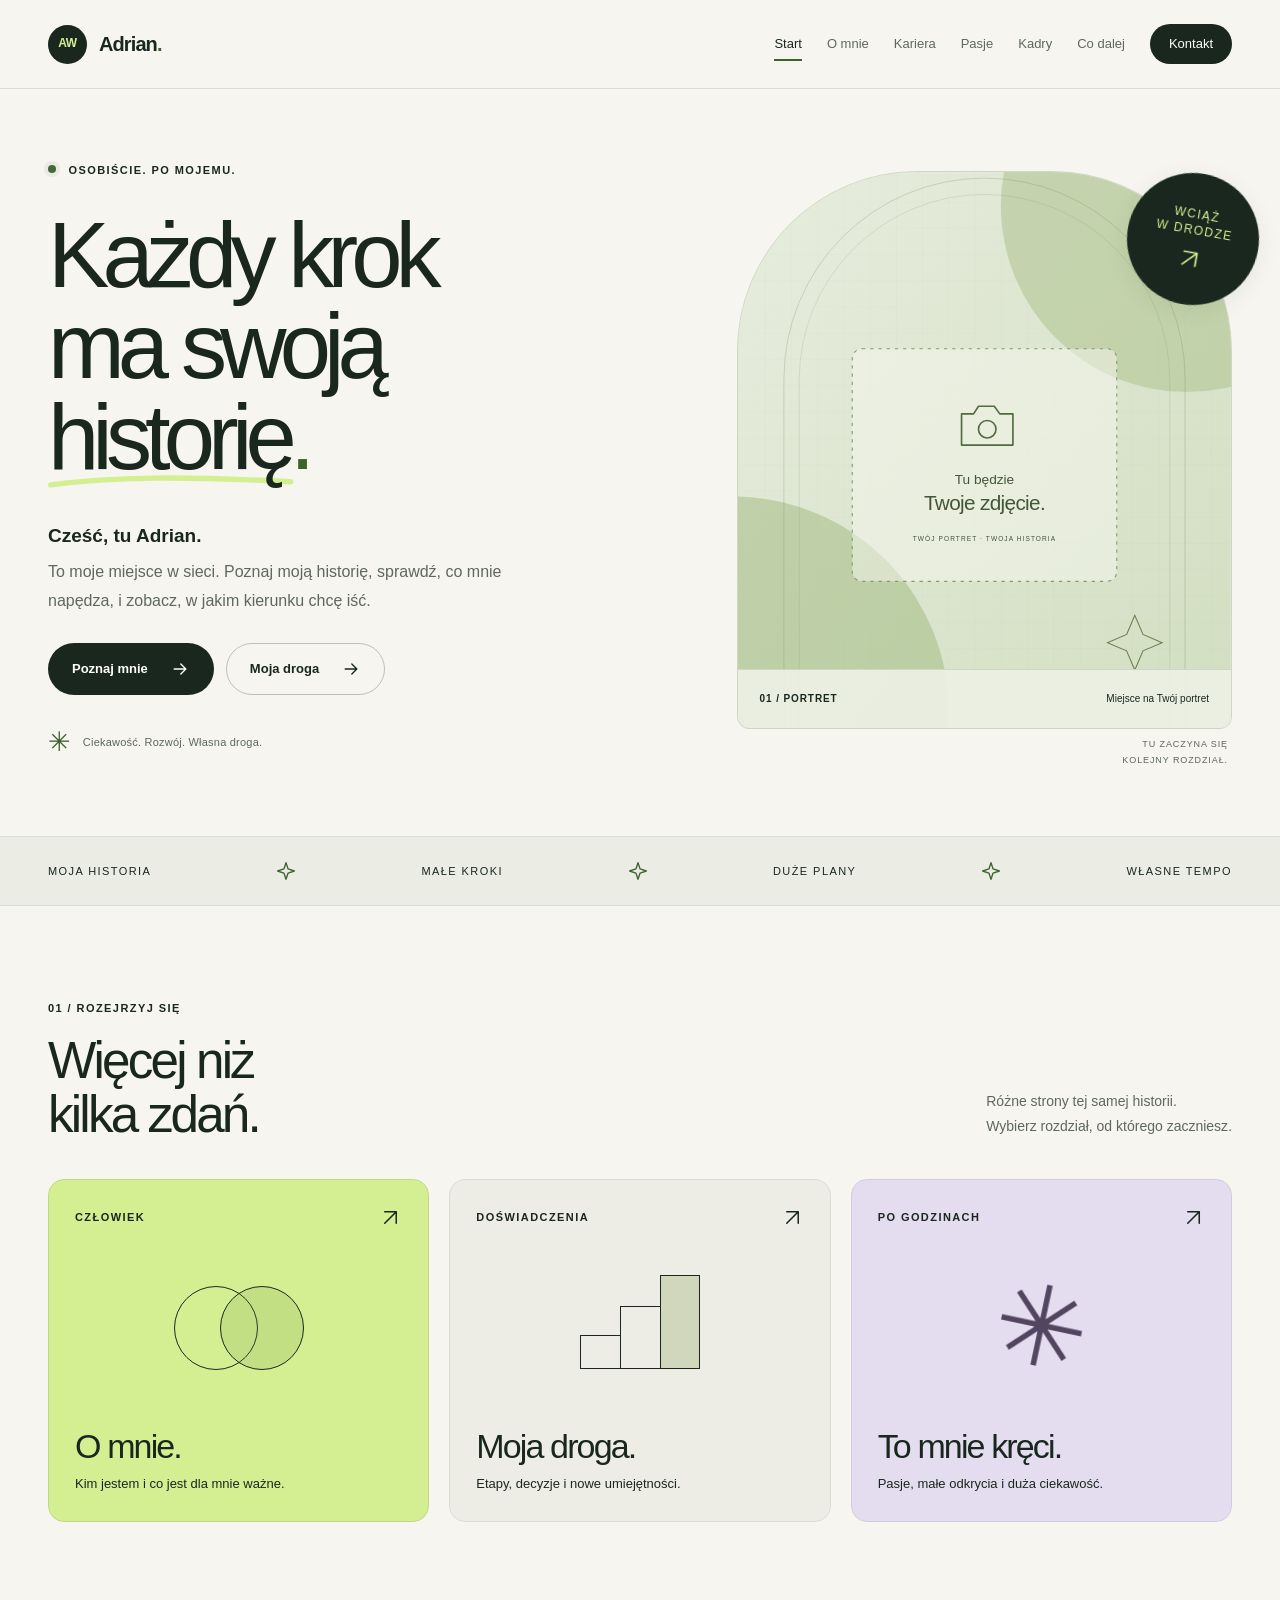
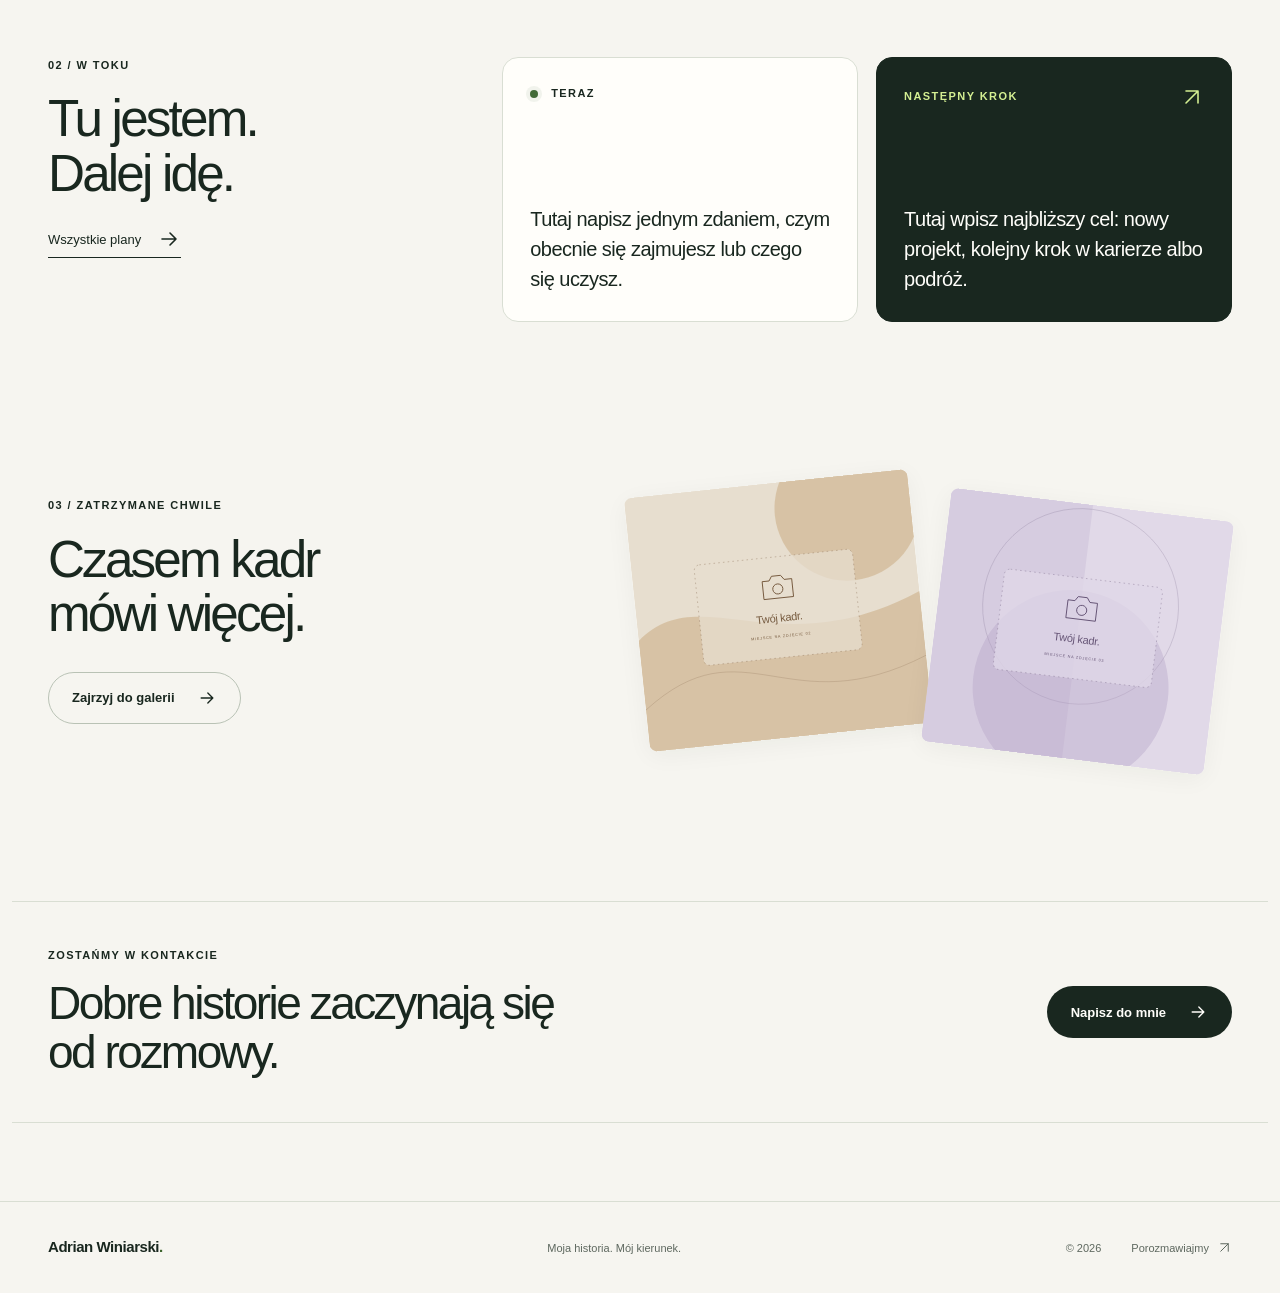
<file: strona/index.html>
<!doctype html>
<html lang="pl">
<head>
  <meta charset="utf-8">
  <meta name="viewport" content="width=device-width, initial-scale=1">
  <meta name="description" content="Osobista strona: moja historia, kariera, zainteresowania, zdjęcia i plany na przyszłość.">
  <meta name="theme-color" content="#f6f5f0">
  <title>Strona główna | Twoje imię Nazwisko</title>
  <link rel="icon" type="image/svg+xml" href="assets/img/favicon.svg">
  <link rel="stylesheet" href="assets/css/style.css">
  <script src="assets/js/tresci.js" defer></script>
  <script src="assets/js/app.js" defer></script>
</head>
<body data-page-title="Strona główna">
<a class="skip-link" href="#tresc">Przejdź do treści</a>
    <header class="site-header"><div class="container header-inner">
      <a href="index.html" class="brand" aria-label="Strona główna"><span class="brand-mark" data-text="inicjaly">TN</span><span><span data-text="imie">Twoje imię</span><span class="brand-dot">.</span></span></a>
      <button class="menu-toggle" type="button" aria-expanded="false" aria-controls="menu" aria-label="Otwórz menu"><span></span><span></span></button>
      <nav class="site-nav" id="menu" aria-label="Menu główne"><a href="index.html" aria-current="page" class="nav-link">Start</a><a href="o-mnie.html" class="nav-link">O mnie</a><a href="kariera.html" class="nav-link">Kariera</a><a href="zainteresowania.html" class="nav-link">Pasje</a><a href="galeria.html" class="nav-link">Kadry</a><a href="plany.html" class="nav-link">Co dalej</a><a href="kontakt.html" class="nav-link nav-contact">Kontakt</a></nav>
    </div></header>
<main id="tresc" class="page-main" tabindex="-1">
<section class="container hero">
 <div class="hero-copy"><p class="eyebrow"><span class="status-dot"></span> OSOBIŚCIE. PO Mojemu.</p>
 <h1>Każdy krok<br>ma swoją<br><span class="word-highlight">historię<svg viewBox="0 0 460 25" fill="none" aria-hidden="true"><path d="M5 18C122 2 254 2 453 12" stroke="currentColor" stroke-width="10" stroke-linecap="round"/></svg></span><span class="title-dot">.</span></h1>
 <div class="hero-intro"><p class="intro-name">Cześć, tu <span data-text="imie">Adrian</span>.</p><p data-text="wstep" class="lead">To moje miejsce w sieci. Poznaj moją historię, sprawdź, co mnie napędza, i zobacz, w jakim kierunku chcę iść.</p></div>
 <div class="button-row"><a class="button button-dark" href="o-mnie.html">Poznaj mnie<svg class="icon " viewBox="0 0 24 24" fill="none" stroke="currentColor" stroke-width="1.6" stroke-linecap="round" stroke-linejoin="round" aria-hidden="true"><path d="M5 12h14M13 6l6 6-6 6"/></svg></a><a class="button button-light" href="kariera.html">Moja droga<svg class="icon " viewBox="0 0 24 24" fill="none" stroke="currentColor" stroke-width="1.6" stroke-linecap="round" stroke-linejoin="round" aria-hidden="true"><path d="M5 12h14M13 6l6 6-6 6"/></svg></a></div>
 <div class="hero-footnote"><span class="tiny-cross">✳</span><span data-text="motto">Ciekawość. Rozwój. Własna droga.</span></div></div>
 <div class="hero-visual"><div class="portrait-wrap"><img class="portrait" src="assets/img/portret.svg" data-image="zdjecia.portret" alt="Graficzne miejsce na Twój portret — zastąp je własnym zdjęciem." data-alt="zdjecia.portretAlt" width="900" height="1100" loading="eager" decoding="async" fetchpriority="high"><div class="portrait-label"><span>01 / PORTRET</span><span data-text="zdjecia.portretPodpis">Miejsce na Twój portret</span></div></div><div class="orbit-sticker"><span>WCIĄŻ<br>W DRODZE</span><svg class="icon " viewBox="0 0 24 24" fill="none" stroke="currentColor" stroke-width="1.6" stroke-linecap="round" stroke-linejoin="round" aria-hidden="true"><path d="M6 18 18 6M6 6h12v12"/></svg></div><div class="visual-corner">TU ZACZYNA SIĘ<br>KOLEJNY ROZDZIAŁ.</div></div>
</section>
<div class="chapter-band"><div class="container"><span>MOJA HISTORIA</span><svg class="icon " viewBox="0 0 24 24" fill="none" stroke="currentColor" stroke-width="1.6" stroke-linecap="round" stroke-linejoin="round" aria-hidden="true"><path d="m12 2 2.5 7.5L22 12l-7.5 2.5L12 22l-2.5-7.5L2 12l7.5-2.5L12 2Z"/></svg><span>MAŁE KROKI</span><svg class="icon " viewBox="0 0 24 24" fill="none" stroke="currentColor" stroke-width="1.6" stroke-linecap="round" stroke-linejoin="round" aria-hidden="true"><path d="m12 2 2.5 7.5L22 12l-7.5 2.5L12 22l-2.5-7.5L2 12l7.5-2.5L12 2Z"/></svg><span>DUŻE PLANY</span><svg class="icon " viewBox="0 0 24 24" fill="none" stroke="currentColor" stroke-width="1.6" stroke-linecap="round" stroke-linejoin="round" aria-hidden="true"><path d="m12 2 2.5 7.5L22 12l-7.5 2.5L12 22l-2.5-7.5L2 12l7.5-2.5L12 2Z"/></svg><span>WŁASNE TEMPO</span></div></div>
<section class="container section" data-reveal>
 <div class="section-heading"><div><p class="eyebrow">01 / ROZEJRZYJ SIĘ</p><h2>Więcej niż<br>kilka zdań.</h2></div><p class="section-note">Różne strony tej samej historii.<br>Wybierz rozdział, od którego zaczniesz.</p></div>
 <div class="story-grid">
  <a class="story-card story-card-lime" href="o-mnie.html"><span class="card-top"><span class="eyebrow">CZŁOWIEK</span><svg class="icon " viewBox="0 0 24 24" fill="none" stroke="currentColor" stroke-width="1.6" stroke-linecap="round" stroke-linejoin="round" aria-hidden="true"><path d="M6 18 18 6M6 6h12v12"/></svg></span><span class="card-motif motif-circles" aria-hidden="true"></span><div><h3>O mnie.</h3><p>Kim jestem i co jest dla mnie ważne.</p></div></a>
  <a class="story-card" href="kariera.html"><span class="card-top"><span class="eyebrow">DOŚWIADCZENIA</span><svg class="icon " viewBox="0 0 24 24" fill="none" stroke="currentColor" stroke-width="1.6" stroke-linecap="round" stroke-linejoin="round" aria-hidden="true"><path d="M6 18 18 6M6 6h12v12"/></svg></span><span class="card-motif motif-steps" aria-hidden="true"><i></i><i></i><i></i></span><div><h3>Moja droga.</h3><p>Etapy, decyzje i nowe umiejętności.</p></div></a>
  <a class="story-card story-card-lilac" href="zainteresowania.html"><span class="card-top"><span class="eyebrow">PO GODZINACH</span><svg class="icon " viewBox="0 0 24 24" fill="none" stroke="currentColor" stroke-width="1.6" stroke-linecap="round" stroke-linejoin="round" aria-hidden="true"><path d="M6 18 18 6M6 6h12v12"/></svg></span><span class="card-motif motif-spark" aria-hidden="true">✳</span><div><h3>To mnie kręci.</h3><p>Pasje, małe odkrycia i duża ciekawość.</p></div></a>
 </div>
</section>
<section class="container section now-section" data-reveal><div class="now-heading"><p class="eyebrow">02 / W TOKU</p><h2>Tu jestem.<br>Dalej idę.</h2><a class="text-link" href="plany.html">Wszystkie plany <svg class="icon " viewBox="0 0 24 24" fill="none" stroke="currentColor" stroke-width="1.6" stroke-linecap="round" stroke-linejoin="round" aria-hidden="true"><path d="M5 12h14M13 6l6 6-6 6"/></svg></a></div><div class="now-cards"><article class="now-card"><p class="eyebrow"><span class="status-dot"></span> TERAZ</p><p data-text="teraz" class="now-text">Tutaj napisz jednym zdaniem, czym obecnie się zajmujesz lub czego się uczysz.</p></article><article class="now-card now-card-dark"><p class="eyebrow">NASTĘPNY KROK <svg class="icon " viewBox="0 0 24 24" fill="none" stroke="currentColor" stroke-width="1.6" stroke-linecap="round" stroke-linejoin="round" aria-hidden="true"><path d="M6 18 18 6M6 6h12v12"/></svg></p><p data-text="potem" class="now-text">Tutaj wpisz najbliższy cel: nowy projekt, kolejny krok w karierze albo podróż.</p></article></div></section>
<section class="container photo-teaser" data-reveal><div><p class="eyebrow">03 / ZATRZYMANE CHWILE</p><h2>Czasem kadr<br>mówi więcej.</h2><a class="button button-light" href="galeria.html">Zajrzyj do galerii<svg class="icon " viewBox="0 0 24 24" fill="none" stroke="currentColor" stroke-width="1.6" stroke-linecap="round" stroke-linejoin="round" aria-hidden="true"><path d="M5 12h14M13 6l6 6-6 6"/></svg></a></div><div class="teaser-photos"><img src="assets/img/kadr-02.svg" data-image="galeria.1.plik" alt="Graficzne miejsce na zdjęcie 02." data-alt="galeria.1.opis" loading="lazy" width="900" height="1100"><img src="assets/img/kadr-03.svg" data-image="galeria.2.plik" alt="Graficzne miejsce na zdjęcie 03." data-alt="galeria.2.opis" loading="lazy" width="900" height="1100"></div></section>
<section class="container next-section" data-reveal><div><p class="eyebrow">ZOSTAŃMY W KONTAKCIE</p><h2>Dobre historie zaczynają się<br>od rozmowy.</h2></div><a class="button button-dark" href="kontakt.html">Napisz do mnie<svg class="icon " viewBox="0 0 24 24" fill="none" stroke="currentColor" stroke-width="1.6" stroke-linecap="round" stroke-linejoin="round" aria-hidden="true"><path d="M5 12h14M13 6l6 6-6 6"/></svg></a></section>
</main>
<footer class="site-footer"><div class="container footer-inner"><a href="index.html" class="footer-brand"><span data-text="imie">Twoje imię</span> <span data-text="nazwisko">Nazwisko</span><span class="brand-dot">.</span></a><p>Moja historia. Mój kierunek.</p><div class="footer-end"><span>© <span data-year>2026</span></span><a href="kontakt.html">Porozmawiajmy <svg class="icon " viewBox="0 0 24 24" fill="none" stroke="currentColor" stroke-width="1.6" stroke-linecap="round" stroke-linejoin="round" aria-hidden="true"><path d="M6 18 18 6M6 6h12v12"/></svg></a></div></div></footer>

</body>
</html>
</file>
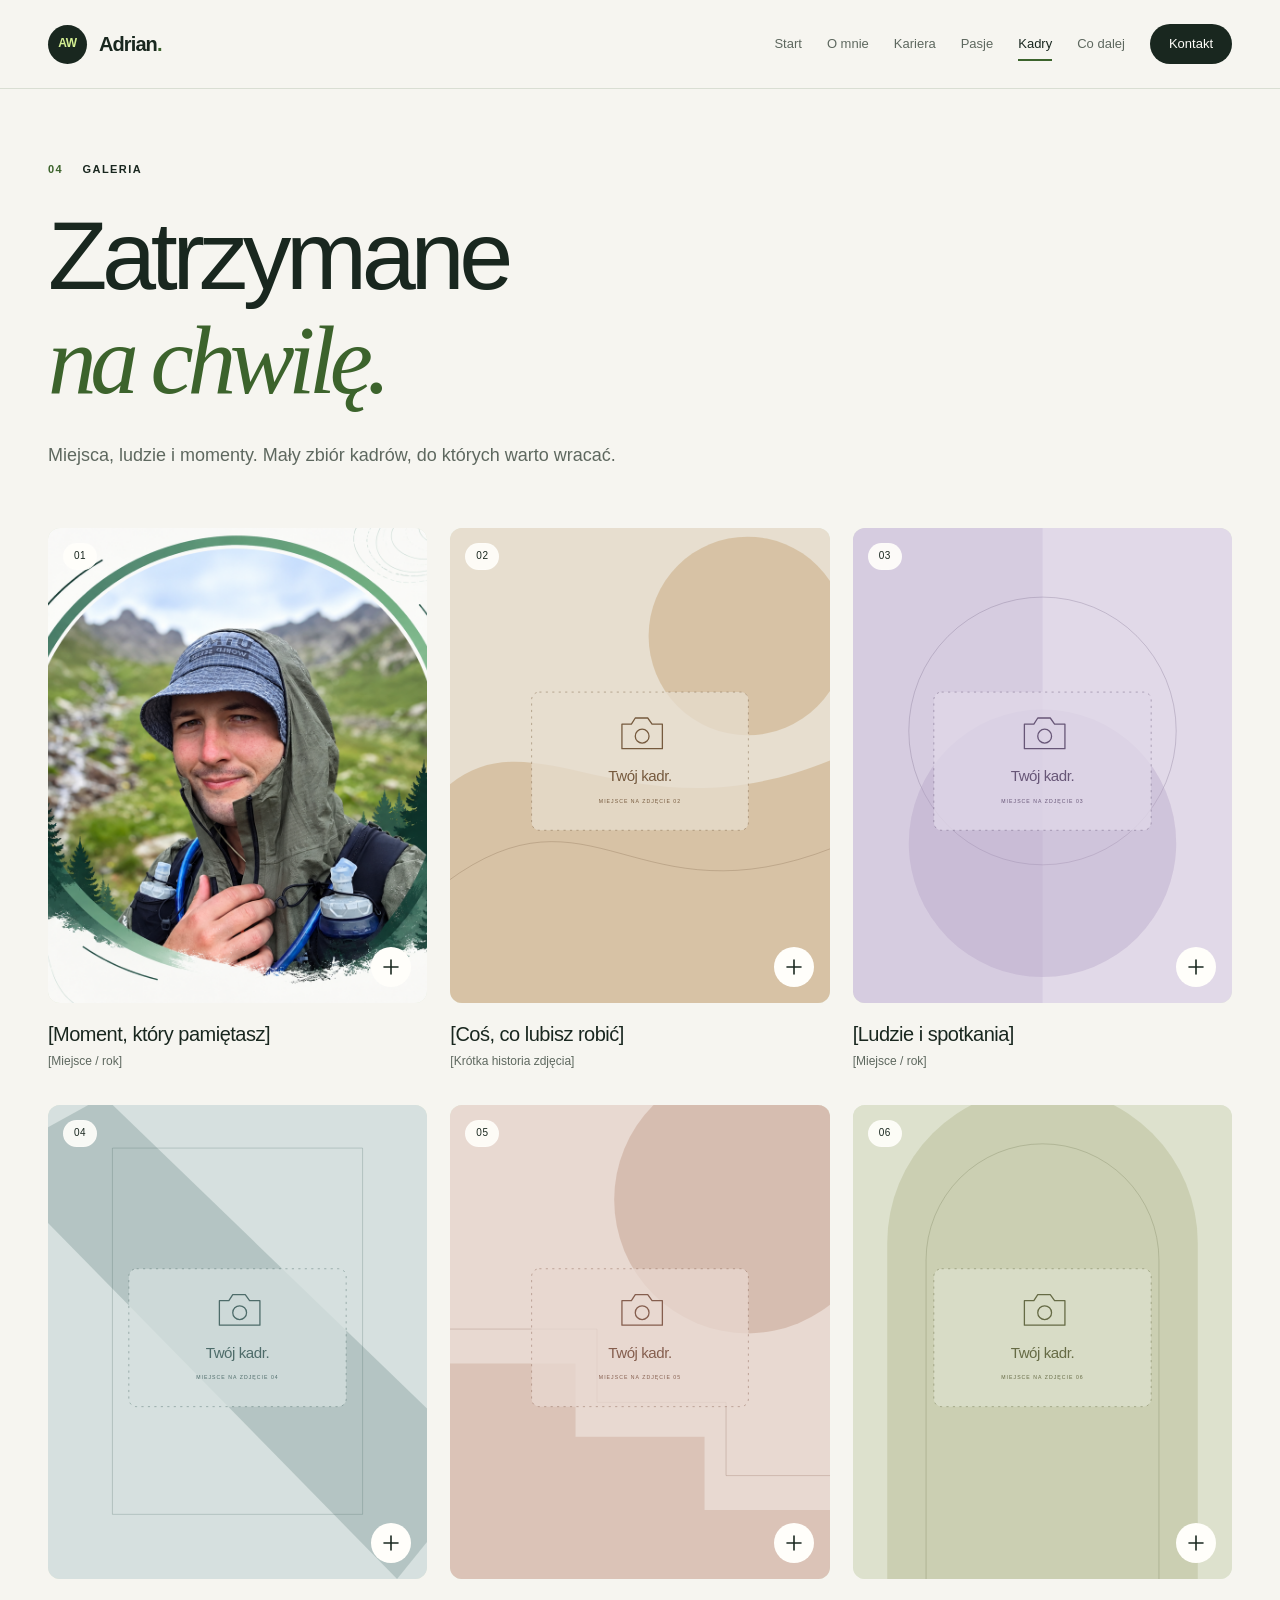
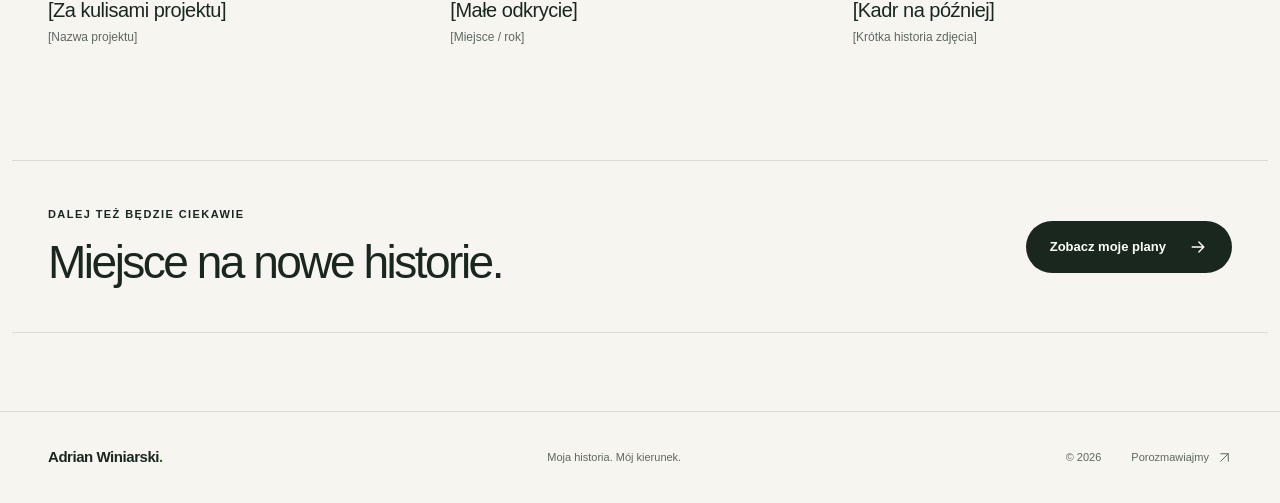
<file: strona/galeria.html>
<!doctype html>
<html lang="pl">
<head>
  <meta charset="utf-8">
  <meta name="viewport" content="width=device-width, initial-scale=1">
  <meta name="description" content="Moja galeria: zdjęcia, wspomnienia i ważne momenty.">
  <meta name="theme-color" content="#f6f5f0">
  <title>Galeria | Twoje imię Nazwisko</title>
  <link rel="icon" type="image/svg+xml" href="assets/img/favicon.svg">
  <link rel="stylesheet" href="assets/css/style.css">
  <script src="assets/js/tresci.js" defer></script>
  <script src="assets/js/app.js" defer></script>
</head>
<body data-page-title="Galeria">
<a class="skip-link" href="#tresc">Przejdź do treści</a>
    <header class="site-header"><div class="container header-inner">
      <a href="index.html" class="brand" aria-label="Strona główna"><span class="brand-mark" data-text="inicjaly">TN</span><span><span data-text="imie">Twoje imię</span><span class="brand-dot">.</span></span></a>
      <button class="menu-toggle" type="button" aria-expanded="false" aria-controls="menu" aria-label="Otwórz menu"><span></span><span></span></button>
      <nav class="site-nav" id="menu" aria-label="Menu główne"><a href="index.html" class="nav-link">Start</a><a href="o-mnie.html" class="nav-link">O mnie</a><a href="kariera.html" class="nav-link">Kariera</a><a href="zainteresowania.html" class="nav-link">Pasje</a><a href="galeria.html" aria-current="page" class="nav-link">Kadry</a><a href="plany.html" class="nav-link">Co dalej</a><a href="kontakt.html" class="nav-link nav-contact">Kontakt</a></nav>
    </div></header>
<main id="tresc" class="page-main" tabindex="-1"><section class="container page-heading"><p class="eyebrow"><span class="small-index">04</span> GALERIA</p><h1>Zatrzymane<br><em>na chwilę.</em></h1><div class="lead">Miejsca, ludzie i momenty. Mały zbiór kadrów, do których warto wracać.</div></section><section class="container gallery-grid section-bottom" aria-label="Moje zdjęcia"><figure class="gallery-item" data-reveal><a class="gallery-link" href="assets/img/kadr-01.svg" data-gallery="0" aria-label="Powiększ zdjęcie 1"><img src="assets/img/kadr-01.svg" data-image="galeria.0.plik" alt="Graficzne miejsce na zdjęcie 01." data-alt="galeria.0.opis" loading="lazy" width="900" height="1100"><span class="gallery-zoom"><svg class="icon " viewBox="0 0 24 24" fill="none" stroke="currentColor" stroke-width="1.6" stroke-linecap="round" stroke-linejoin="round" aria-hidden="true"><path d="M12 5v14M5 12h14"/></svg></span><span class="gallery-count">01</span></a><figcaption><h2 data-text="galeria.0.tytul">[Moment, który pamiętasz]</h2><p data-text="galeria.0.podpis">[Miejsce / rok]</p></figcaption></figure><figure class="gallery-item" data-reveal><a class="gallery-link" href="assets/img/kadr-02.svg" data-gallery="1" aria-label="Powiększ zdjęcie 2"><img src="assets/img/kadr-02.svg" data-image="galeria.1.plik" alt="Graficzne miejsce na zdjęcie 02." data-alt="galeria.1.opis" loading="lazy" width="900" height="1100"><span class="gallery-zoom"><svg class="icon " viewBox="0 0 24 24" fill="none" stroke="currentColor" stroke-width="1.6" stroke-linecap="round" stroke-linejoin="round" aria-hidden="true"><path d="M12 5v14M5 12h14"/></svg></span><span class="gallery-count">02</span></a><figcaption><h2 data-text="galeria.1.tytul">[Coś, co lubisz robić]</h2><p data-text="galeria.1.podpis">[Krótka historia zdjęcia]</p></figcaption></figure><figure class="gallery-item" data-reveal><a class="gallery-link" href="assets/img/kadr-03.svg" data-gallery="2" aria-label="Powiększ zdjęcie 3"><img src="assets/img/kadr-03.svg" data-image="galeria.2.plik" alt="Graficzne miejsce na zdjęcie 03." data-alt="galeria.2.opis" loading="lazy" width="900" height="1100"><span class="gallery-zoom"><svg class="icon " viewBox="0 0 24 24" fill="none" stroke="currentColor" stroke-width="1.6" stroke-linecap="round" stroke-linejoin="round" aria-hidden="true"><path d="M12 5v14M5 12h14"/></svg></span><span class="gallery-count">03</span></a><figcaption><h2 data-text="galeria.2.tytul">[Ludzie i spotkania]</h2><p data-text="galeria.2.podpis">[Miejsce / rok]</p></figcaption></figure><figure class="gallery-item" data-reveal><a class="gallery-link" href="assets/img/kadr-04.svg" data-gallery="3" aria-label="Powiększ zdjęcie 4"><img src="assets/img/kadr-04.svg" data-image="galeria.3.plik" alt="Graficzne miejsce na zdjęcie 04." data-alt="galeria.3.opis" loading="lazy" width="900" height="1100"><span class="gallery-zoom"><svg class="icon " viewBox="0 0 24 24" fill="none" stroke="currentColor" stroke-width="1.6" stroke-linecap="round" stroke-linejoin="round" aria-hidden="true"><path d="M12 5v14M5 12h14"/></svg></span><span class="gallery-count">04</span></a><figcaption><h2 data-text="galeria.3.tytul">[Za kulisami projektu]</h2><p data-text="galeria.3.podpis">[Nazwa projektu]</p></figcaption></figure><figure class="gallery-item" data-reveal><a class="gallery-link" href="assets/img/kadr-05.svg" data-gallery="4" aria-label="Powiększ zdjęcie 5"><img src="assets/img/kadr-05.svg" data-image="galeria.4.plik" alt="Graficzne miejsce na zdjęcie 05." data-alt="galeria.4.opis" loading="lazy" width="900" height="1100"><span class="gallery-zoom"><svg class="icon " viewBox="0 0 24 24" fill="none" stroke="currentColor" stroke-width="1.6" stroke-linecap="round" stroke-linejoin="round" aria-hidden="true"><path d="M12 5v14M5 12h14"/></svg></span><span class="gallery-count">05</span></a><figcaption><h2 data-text="galeria.4.tytul">[Małe odkrycie]</h2><p data-text="galeria.4.podpis">[Miejsce / rok]</p></figcaption></figure><figure class="gallery-item" data-reveal><a class="gallery-link" href="assets/img/kadr-06.svg" data-gallery="5" aria-label="Powiększ zdjęcie 6"><img src="assets/img/kadr-06.svg" data-image="galeria.5.plik" alt="Graficzne miejsce na zdjęcie 06." data-alt="galeria.5.opis" loading="lazy" width="900" height="1100"><span class="gallery-zoom"><svg class="icon " viewBox="0 0 24 24" fill="none" stroke="currentColor" stroke-width="1.6" stroke-linecap="round" stroke-linejoin="round" aria-hidden="true"><path d="M12 5v14M5 12h14"/></svg></span><span class="gallery-count">06</span></a><figcaption><h2 data-text="galeria.5.tytul">[Kadr na później]</h2><p data-text="galeria.5.podpis">[Krótka historia zdjęcia]</p></figcaption></figure></section><section class="container next-section" data-reveal><div><p class="eyebrow">DALEJ TEŻ BĘDZIE CIEKAWIE</p><h2>Miejsce na nowe historie.</h2></div><a class="button button-dark" href="plany.html">Zobacz moje plany<svg class="icon " viewBox="0 0 24 24" fill="none" stroke="currentColor" stroke-width="1.6" stroke-linecap="round" stroke-linejoin="round" aria-hidden="true"><path d="M5 12h14M13 6l6 6-6 6"/></svg></a></section></main>
<footer class="site-footer"><div class="container footer-inner"><a href="index.html" class="footer-brand"><span data-text="imie">Twoje imię</span> <span data-text="nazwisko">Nazwisko</span><span class="brand-dot">.</span></a><p>Moja historia. Mój kierunek.</p><div class="footer-end"><span>© <span data-year>2026</span></span><a href="kontakt.html">Porozmawiajmy <svg class="icon " viewBox="0 0 24 24" fill="none" stroke="currentColor" stroke-width="1.6" stroke-linecap="round" stroke-linejoin="round" aria-hidden="true"><path d="M6 18 18 6M6 6h12v12"/></svg></a></div></div></footer>
<dialog class="lightbox" aria-label="Powiększone zdjęcie"><button class="lightbox-close" type="button" aria-label="Zamknij podgląd"><svg class="icon " viewBox="0 0 24 24" fill="none" stroke="currentColor" stroke-width="1.6" stroke-linecap="round" stroke-linejoin="round" aria-hidden="true"><path d="m6 6 12 12M18 6 6 18"/></svg></button><figure><img src="assets/img/kadr-01.svg" alt=""><figcaption id="lightbox-caption"></figcaption></figure></dialog>
</body>
</html>
</file>
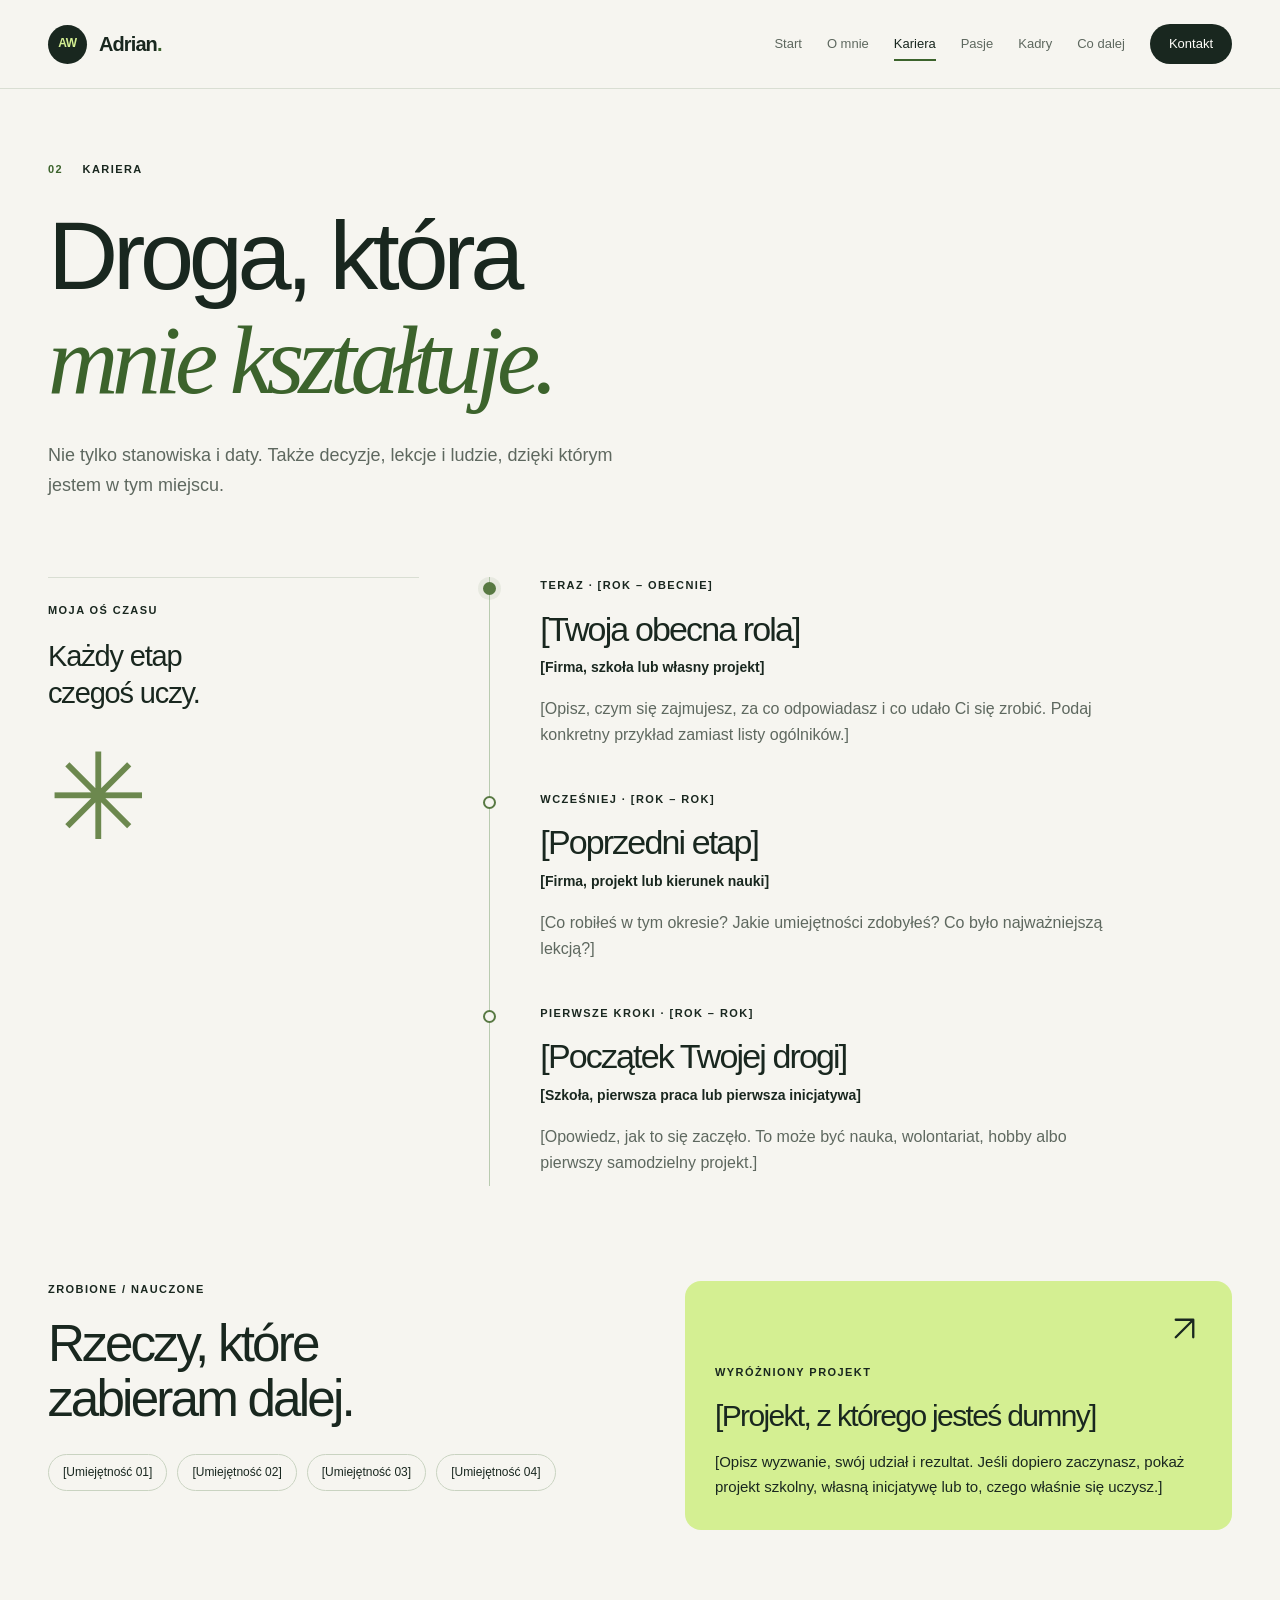
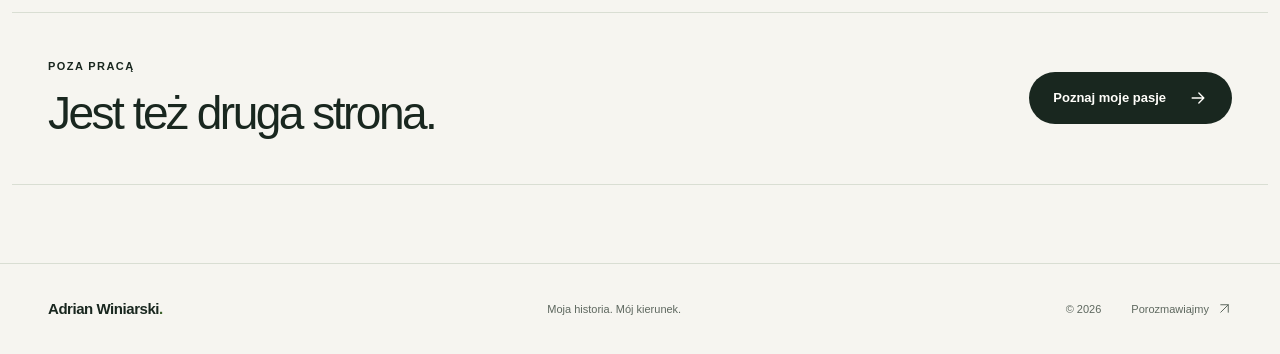
<file: strona/kariera.html>
<!doctype html>
<html lang="pl">
<head>
  <meta charset="utf-8">
  <meta name="viewport" content="width=device-width, initial-scale=1">
  <meta name="description" content="Moja droga zawodowa, nauka, projekty i zdobyte umiejętności.">
  <meta name="theme-color" content="#f6f5f0">
  <title>Kariera | Adrian Winiarski</title>
  <link rel="icon" type="image/svg+xml" href="assets/img/favicon.svg">
  <link rel="stylesheet" href="assets/css/style.css">
  <script src="assets/js/tresci.js" defer></script>
  <script src="assets/js/app.js" defer></script>
</head>
<body data-page-title="Kariera">
<a class="skip-link" href="#tresc">Przejdź do treści</a>
    <header class="site-header"><div class="container header-inner">
      <a href="index.html" class="brand" aria-label="Strona główna"><span class="brand-mark" data-text="inicjaly">TN</span><span><span data-text="imie">Twoje imię</span><span class="brand-dot">.</span></span></a>
      <button class="menu-toggle" type="button" aria-expanded="false" aria-controls="menu" aria-label="Otwórz menu"><span></span><span></span></button>
      <nav class="site-nav" id="menu" aria-label="Menu główne"><a href="index.html" class="nav-link">Start</a><a href="o-mnie.html" class="nav-link">O mnie</a><a href="kariera.html" aria-current="page" class="nav-link">Kariera</a><a href="zainteresowania.html" class="nav-link">Pasje</a><a href="galeria.html" class="nav-link">Kadry</a><a href="plany.html" class="nav-link">Co dalej</a><a href="kontakt.html" class="nav-link nav-contact">Kontakt</a></nav>
    </div></header>
<main id="tresc" class="page-main" tabindex="-1"><section class="container page-heading"><p class="eyebrow"><span class="small-index">02</span> KARIERA</p><h1>Droga, która<br><em>mnie kształtuje.</em></h1><div class="lead"><span data-text="kariera.wstep">Nie tylko stanowiska i daty. Także decyzje, lekcje i ludzie, dzięki którym jestem w tym miejscu.</span></div></section><section class="container career-layout section-bottom"><div class="career-aside"><p class="eyebrow">MOJA OŚ CZASU</p><p>Każdy etap<br>czegoś uczy.</p><span class="large-asterisk" aria-hidden="true">✳</span></div><ol class="timeline"><li class="timeline-item" data-reveal><span class="timeline-dot"></span><p data-text="kariera.etapy.0.okres" class="eyebrow">TERAZ · [rok – obecnie]</p><h2 data-text="kariera.etapy.0.rola">[Twoja obecna rola]</h2><p data-text="kariera.etapy.0.miejsce" class="timeline-place">[Firma, szkoła lub własny projekt]</p><p data-text="kariera.etapy.0.opis">[Opisz, czym się zajmujesz, za co odpowiadasz i co udało Ci się zrobić. Podaj konkretny przykład zamiast listy ogólników.]</p></li><li class="timeline-item" data-reveal><span class="timeline-dot"></span><p data-text="kariera.etapy.1.okres" class="eyebrow">WCZEŚNIEJ · [rok – rok]</p><h2 data-text="kariera.etapy.1.rola">[Poprzedni etap]</h2><p data-text="kariera.etapy.1.miejsce" class="timeline-place">[Firma, projekt lub kierunek nauki]</p><p data-text="kariera.etapy.1.opis">[Co robiłeś w tym okresie? Jakie umiejętności zdobyłeś? Co było najważniejszą lekcją?]</p></li><li class="timeline-item" data-reveal><span class="timeline-dot"></span><p data-text="kariera.etapy.2.okres" class="eyebrow">PIERWSZE KROKI · [rok – rok]</p><h2 data-text="kariera.etapy.2.rola">[Początek Twojej drogi]</h2><p data-text="kariera.etapy.2.miejsce" class="timeline-place">[Szkoła, pierwsza praca lub pierwsza inicjatywa]</p><p data-text="kariera.etapy.2.opis">[Opowiedz, jak to się zaczęło. To może być nauka, wolontariat, hobby albo pierwszy samodzielny projekt.]</p></li></ol></section><section class="container project-section" data-reveal><div><p class="eyebrow">ZROBIONE / NAUCZONE</p><h2>Rzeczy, które<br>zabieram dalej.</h2><div class="skill-chips"><span data-text="kariera.umiejetnosci.0" class="chip">[Umiejętność 01]</span><span data-text="kariera.umiejetnosci.1" class="chip">[Umiejętność 02]</span><span data-text="kariera.umiejetnosci.2" class="chip">[Umiejętność 03]</span><span data-text="kariera.umiejetnosci.3" class="chip">[Umiejętność 04]</span></div></div><article class="project-card"><span class="project-icon"><svg class="icon " viewBox="0 0 24 24" fill="none" stroke="currentColor" stroke-width="1.6" stroke-linecap="round" stroke-linejoin="round" aria-hidden="true"><path d="M6 18 18 6M6 6h12v12"/></svg></span><p class="eyebrow">WYRÓŻNIONY PROJEKT</p><h3 data-text="kariera.projekt.tytul">[Projekt, z którego jesteś dumny]</h3><p data-text="kariera.projekt.opis">[Opisz wyzwanie, swój udział i rezultat. Jeśli dopiero zaczynasz, pokaż projekt szkolny, własną inicjatywę lub to, czego właśnie się uczysz.]</p></article></section><section class="container next-section" data-reveal><div><p class="eyebrow">POZA PRACĄ</p><h2>Jest też druga strona.</h2></div><a class="button button-dark" href="zainteresowania.html">Poznaj moje pasje<svg class="icon " viewBox="0 0 24 24" fill="none" stroke="currentColor" stroke-width="1.6" stroke-linecap="round" stroke-linejoin="round" aria-hidden="true"><path d="M5 12h14M13 6l6 6-6 6"/></svg></a></section></main>
<footer class="site-footer"><div class="container footer-inner"><a href="index.html" class="footer-brand"><span data-text="imie">Twoje imię</span> <span data-text="nazwisko">Nazwisko</span><span class="brand-dot">.</span></a><p>Moja historia. Mój kierunek.</p><div class="footer-end"><span>© <span data-year>2026</span></span><a href="kontakt.html">Porozmawiajmy <svg class="icon " viewBox="0 0 24 24" fill="none" stroke="currentColor" stroke-width="1.6" stroke-linecap="round" stroke-linejoin="round" aria-hidden="true"><path d="M6 18 18 6M6 6h12v12"/></svg></a></div></div></footer>

</body>
</html>
</file>
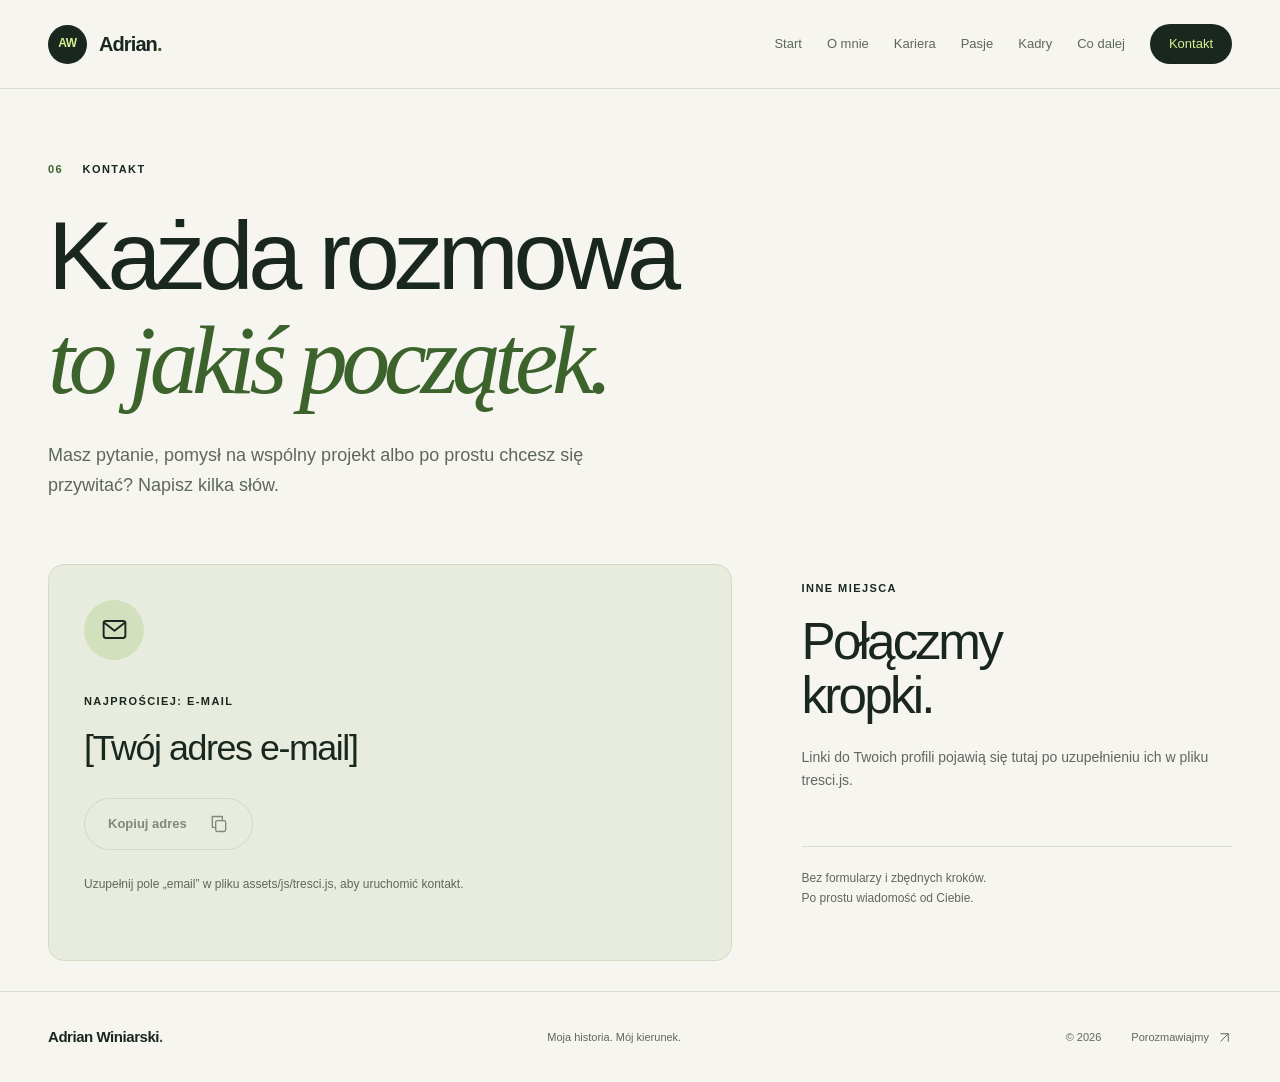
<file: strona/kontakt.html>
<!doctype html>
<html lang="pl">
<head>
  <meta charset="utf-8">
  <meta name="viewport" content="width=device-width, initial-scale=1">
  <meta name="description" content="Skontaktuj się ze mną i znajdź moje profile społecznościowe.">
  <meta name="theme-color" content="#f6f5f0">
  <title>Kontakt | Twoje imię Nazwisko</title>
  <link rel="icon" type="image/svg+xml" href="assets/img/favicon.svg">
  <link rel="stylesheet" href="assets/css/style.css">
  <script src="assets/js/tresci.js" defer></script>
  <script src="assets/js/app.js" defer></script>
</head>
<body data-page-title="Kontakt">
<a class="skip-link" href="#tresc">Przejdź do treści</a>
    <header class="site-header"><div class="container header-inner">
      <a href="index.html" class="brand" aria-label="Strona główna"><span class="brand-mark" data-text="inicjaly">TN</span><span><span data-text="imie">Twoje imię</span><span class="brand-dot">.</span></span></a>
      <button class="menu-toggle" type="button" aria-expanded="false" aria-controls="menu" aria-label="Otwórz menu"><span></span><span></span></button>
      <nav class="site-nav" id="menu" aria-label="Menu główne"><a href="index.html" class="nav-link">Start</a><a href="o-mnie.html" class="nav-link">O mnie</a><a href="kariera.html" class="nav-link">Kariera</a><a href="zainteresowania.html" class="nav-link">Pasje</a><a href="galeria.html" class="nav-link">Kadry</a><a href="plany.html" class="nav-link">Co dalej</a><a href="kontakt.html" aria-current="page" class="nav-link nav-contact">Kontakt</a></nav>
    </div></header>
<main id="tresc" class="page-main" tabindex="-1"><section class="container page-heading"><p class="eyebrow"><span class="small-index">06</span> KONTAKT</p><h1>Każda rozmowa<br><em>to jakiś początek.</em></h1><div class="lead"><span data-text="kontakt.opis">Masz pytanie, pomysł na wspólny projekt albo po prostu chcesz się przywitać? Napisz kilka słów.</span></div></section>
<section class="container contact-layout section-bottom"><article class="contact-card" data-reveal><span class="contact-icon"><svg class="icon " viewBox="0 0 24 24" fill="none" stroke="currentColor" stroke-width="1.6" stroke-linecap="round" stroke-linejoin="round" aria-hidden="true"><rect x="3" y="5" width="18" height="14" rx="2"/><path d="m3 6 9 7 9-7"/></svg></span><p class="eyebrow">NAJPROŚCIEJ: E-MAIL</p><p class="contact-email" data-email-text>[Twój adres e-mail]</p><div class="button-row"><a class="button button-dark" data-email-link hidden>Napisz wiadomość <svg class="icon " viewBox="0 0 24 24" fill="none" stroke="currentColor" stroke-width="1.6" stroke-linecap="round" stroke-linejoin="round" aria-hidden="true"><path d="M6 18 18 6M6 6h12v12"/></svg></a><button class="button button-light" type="button" data-copy-email disabled>Kopiuj adres <svg class="icon " viewBox="0 0 24 24" fill="none" stroke="currentColor" stroke-width="1.6" stroke-linecap="round" stroke-linejoin="round" aria-hidden="true"><rect x="8" y="8" width="12" height="13" rx="2"/><path d="M16 8V3H4v13h4"/></svg></button></div><p class="contact-hint" data-email-hint>Uzupełnij pole „email” w pliku assets/js/tresci.js, aby uruchomić kontakt.</p><p class="copy-status" role="status" aria-live="polite"></p></article><div class="contact-side" data-reveal><p class="eyebrow">INNE MIEJSCA</p><h2>Połączmy<br>kropki.</h2><p data-social-hint>Linki do Twoich profili pojawią się tutaj po uzupełnieniu ich w pliku tresci.js.</p><div class="social-links"><a data-social="linkedin" hidden target="_blank" rel="noopener noreferrer">LinkedIn <svg class="icon " viewBox="0 0 24 24" fill="none" stroke="currentColor" stroke-width="1.6" stroke-linecap="round" stroke-linejoin="round" aria-hidden="true"><path d="M6 18 18 6M6 6h12v12"/></svg></a><a data-social="instagram" hidden target="_blank" rel="noopener noreferrer">Instagram <svg class="icon " viewBox="0 0 24 24" fill="none" stroke="currentColor" stroke-width="1.6" stroke-linecap="round" stroke-linejoin="round" aria-hidden="true"><path d="M6 18 18 6M6 6h12v12"/></svg></a><a data-social="github" hidden target="_blank" rel="noopener noreferrer">GitHub <svg class="icon " viewBox="0 0 24 24" fill="none" stroke="currentColor" stroke-width="1.6" stroke-linecap="round" stroke-linejoin="round" aria-hidden="true"><path d="M6 18 18 6M6 6h12v12"/></svg></a></div><div class="contact-note">Bez formularzy i zbędnych kroków.<br>Po prostu wiadomość od Ciebie.</div></div></section></main>
<footer class="site-footer"><div class="container footer-inner"><a href="index.html" class="footer-brand"><span data-text="imie">Twoje imię</span> <span data-text="nazwisko">Nazwisko</span><span class="brand-dot">.</span></a><p>Moja historia. Mój kierunek.</p><div class="footer-end"><span>© <span data-year>2026</span></span><a href="kontakt.html">Porozmawiajmy <svg class="icon " viewBox="0 0 24 24" fill="none" stroke="currentColor" stroke-width="1.6" stroke-linecap="round" stroke-linejoin="round" aria-hidden="true"><path d="M6 18 18 6M6 6h12v12"/></svg></a></div></div></footer>

</body>
</html>
</file>
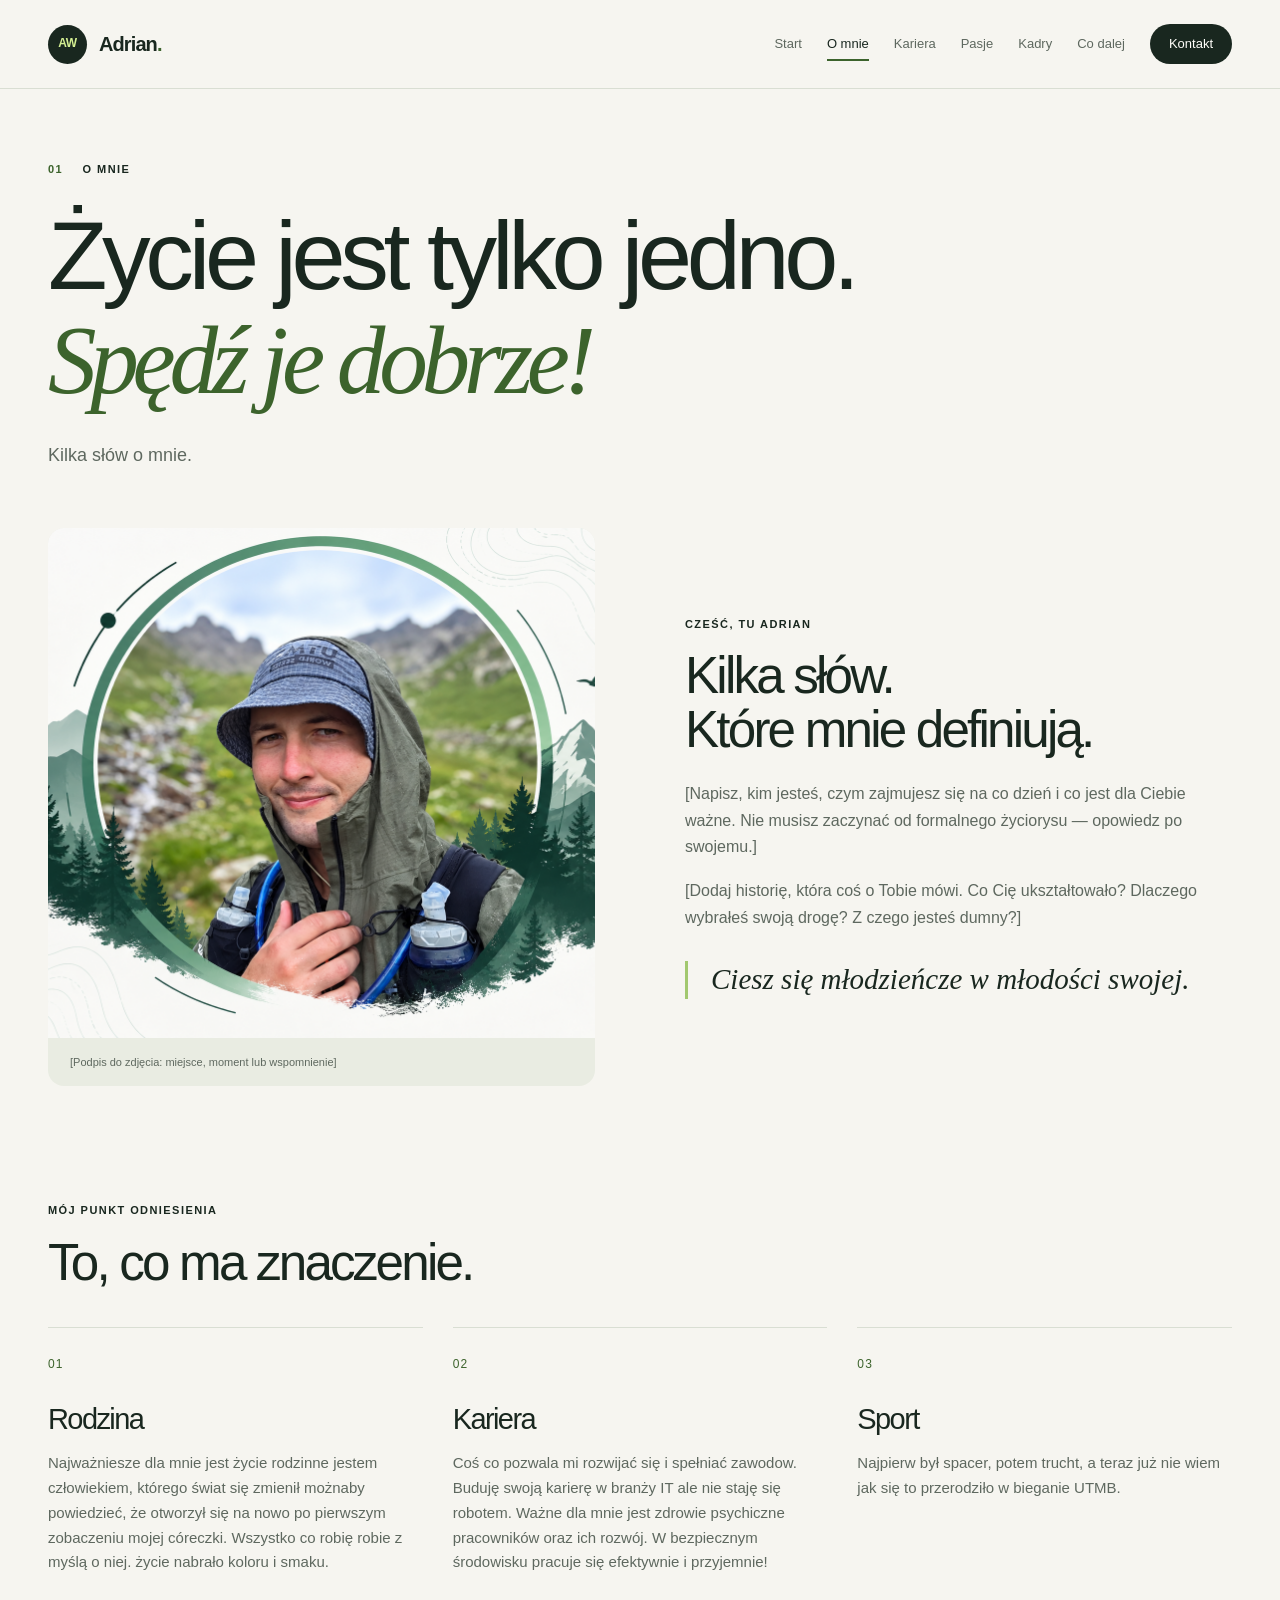
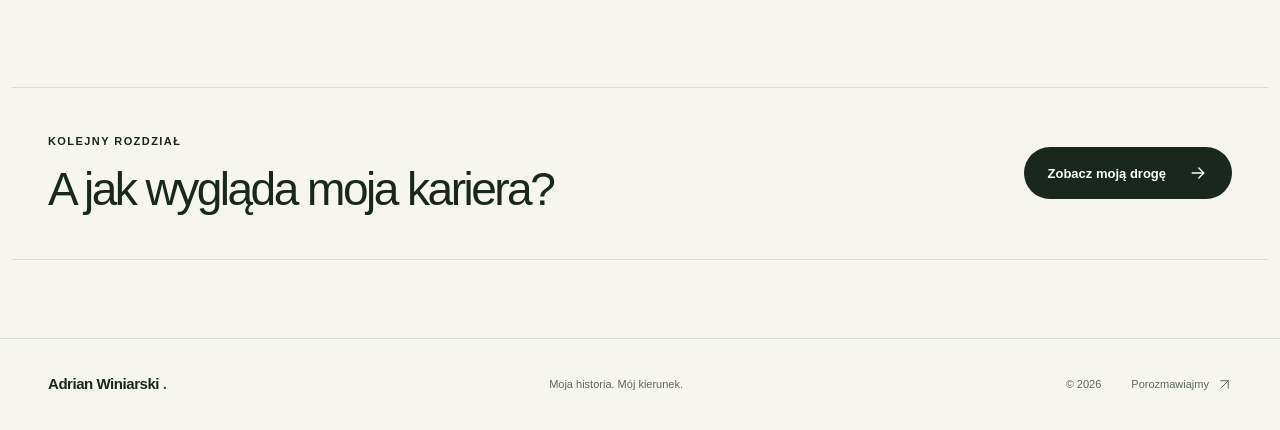
<file: strona/o-mnie.html>
<!doctype html>
<html lang="pl">
<head>
  <meta charset="utf-8">
  <meta name="viewport" content="width=device-width, initial-scale=1">
  <meta name="description" content="Poznaj mnie: moja historia, wartości i to, co jest dla mnie ważne.">
  <meta name="theme-color" content="#f6f5f0">
  <title>O mnie | Adrian Winiarski</title>
  <link rel="icon" type="image/svg+xml" href="assets/img/favicon.svg">
  <link rel="stylesheet" href="assets/css/style.css">
  <script src="assets/js/tresci.js" defer></script>
  <script src="assets/js/app.js" defer></script>
</head>
<body data-page-title="O mnie">
<a class="skip-link" href="#tresc">Przejdź do treści</a>
    <header class="site-header"><div class="container header-inner">
      <a href="index.html" class="brand" aria-label="Strona główna"><span class="brand-mark" data-text="inicjaly">AW</span><span><span data-text="imie">Adrian</span><span class="brand-dot">.</span></span></a>
      <button class="menu-toggle" type="button" aria-expanded="false" aria-controls="menu" aria-label="Otwórz menu"><span></span><span></span></button>
      <nav class="site-nav" id="menu" aria-label="Menu główne"><a href="index.html" class="nav-link">Start</a><a href="o-mnie.html" aria-current="page" class="nav-link">O mnie</a><a href="kariera.html" class="nav-link">Kariera</a><a href="zainteresowania.html" class="nav-link">Pasje</a><a href="galeria.html" class="nav-link">Kadry</a><a href="plany.html" class="nav-link">Co dalej</a><a href="kontakt.html" class="nav-link nav-contact">Kontakt</a></nav>
    </div></header>
<main id="tresc" class="page-main" tabindex="-1"><section class="container page-heading"><p class="eyebrow"><span class="small-index">01</span> O MNIE</p><h1>Życie jest tylko jedno.<br><em>Spędź je dobrze!</em></h1><div class="lead"><span data-text="oMnie.zajawka">Kilka słów o człowieku, który stoi za tą stroną.</span></div></section>
<section class="container about-grid section-bottom"><figure class="about-photo" data-reveal><img class="" src="assets/img/kadr-01.svg" data-image="zdjecia.oMnie" alt="Graficzne miejsce na zdjęcie opowiadające Twoją historię." data-alt="zdjecia.oMnieAlt" width="900" height="1100" loading="lazy" decoding="async" ><figcaption><span data-text="zdjecia.oMniePodpis">X-Traversee UTMB 2026</span></figcaption></figure><div class="about-copy" data-reveal><p class="eyebrow">CZEŚĆ, TU <span data-text="imie">Adrian</span></p><h2>Kilka słów.<br>Które mnie definiują.</h2><p data-text="oMnie.akapit1">[Napisz, kim jesteś, czym zajmujesz się na co dzień i co jest dla Ciebie ważne. Nie musisz zaczynać od formalnego życiorysu — opowiedz po swojemu.]</p><p data-text="oMnie.akapit2">[Dodaj historię, która coś o Tobie mówi. Co Cię ukształtowało? Dlaczego wybrałeś swoją drogę? Z czego jesteś dumny?]</p><blockquote><span data-text="oMnie.cytat">Moja historia jeszcze się pisze.</span></blockquote></div></section>
<section class="container section values-section" data-reveal><div class="section-heading"><div><p class="eyebrow">MÓJ PUNKT ODNIESIENIA</p><h2>To, co ma znaczenie.</h2></div></div><div class="values-grid"><article class="value-card"><span class="value-number">01</span><h3 data-text="oMnie.wartosci.0.tytul">Ciekawość</h3><p data-text="oMnie.wartosci.0.opis">[Co lubisz poznawać i czego chcesz się nauczyć?]</p></article><article class="value-card"><span class="value-number">02</span><h3 data-text="oMnie.wartosci.1.tytul">Autentyczność</h3><p data-text="oMnie.wartosci.1.opis">[Co jest dla Ciebie ważne w relacjach i codziennych decyzjach?]</p></article><article class="value-card"><span class="value-number">03</span><h3 data-text="oMnie.wartosci.2.tytul">Rozwój</h3><p data-text="oMnie.wartosci.2.opis">[Co pomaga Ci robić następny krok, nawet niewielki?]</p></article></div></section>
<section class="container next-section" data-reveal><div><p class="eyebrow">KOLEJNY ROZDZIAŁ</p><h2>A jak wygląda moja kariera?</h2></div><a class="button button-dark" href="kariera.html">Zobacz moją drogę<svg class="icon " viewBox="0 0 24 24" fill="none" stroke="currentColor" stroke-width="1.6" stroke-linecap="round" stroke-linejoin="round" aria-hidden="true"><path d="M5 12h14M13 6l6 6-6 6"/></svg></a></section></main>
<footer class="site-footer">
  <div class="container footer-inner">
    <a href="index.html" class="footer-brand">
      <span data-text="imie">Adrian</span>
      <span data-text="nazwisko">Winiarski</span>
      <span class="brand-dot">.</span>
    </a>

    <p>Moja historia. Mój kierunek.</p>

    <div class="footer-end">
      <span>© <span data-year>2026</span></span>

      <a href="kontakt.html">
        Porozmawiajmy
        <svg
          class="icon"
          viewBox="0 0 24 24"
          fill="none"
          stroke="currentColor"
          stroke-width="1.6"
          stroke-linecap="round"
          stroke-linejoin="round"
          aria-hidden="true"
        >
          <path d="M6 18 18 6M6 6h12v12"></path>
        </svg>
      </a>
    </div>
  </div>
</footer>
</body>
</html>
</file>
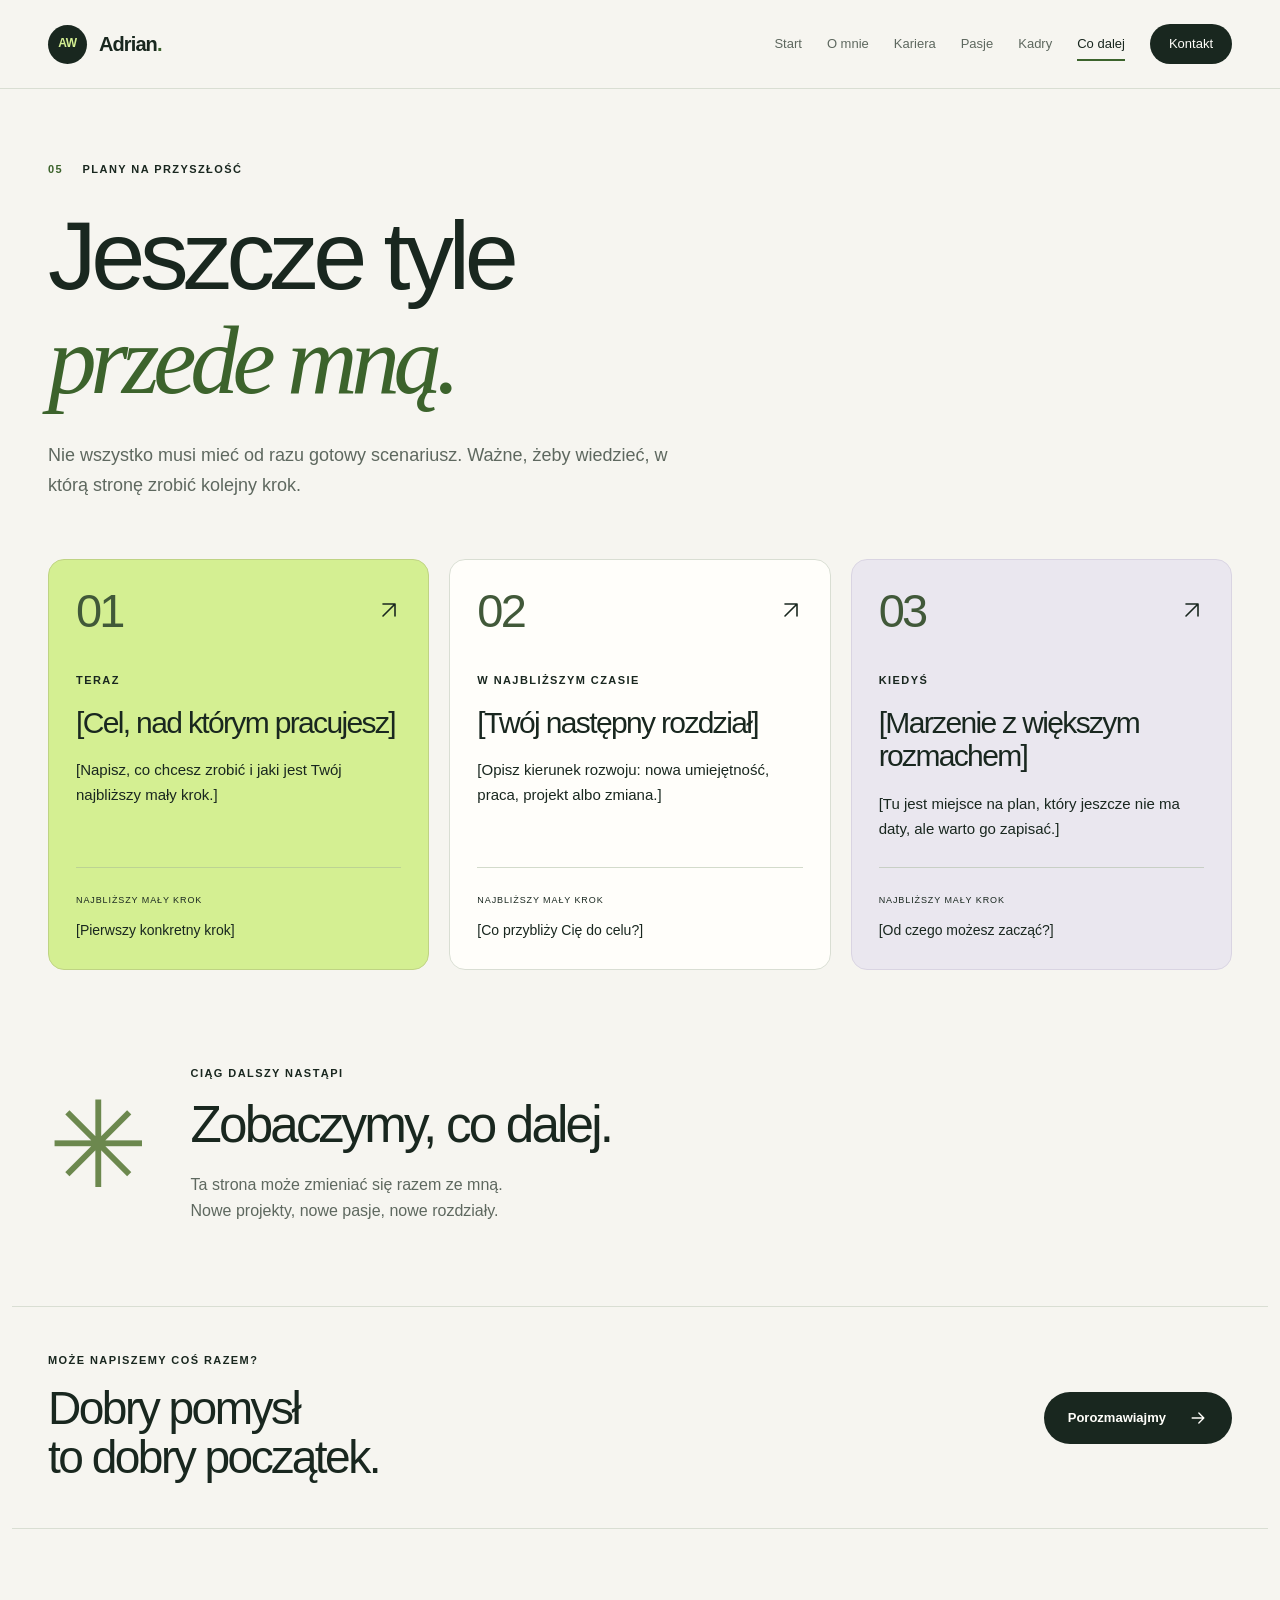
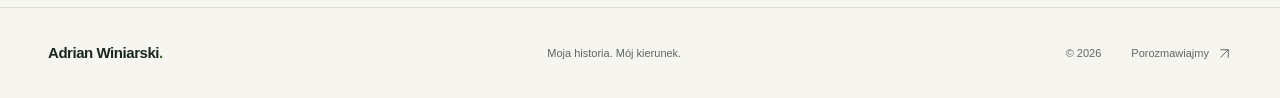
<file: strona/plany.html>
<!doctype html>
<html lang="pl">
<head>
  <meta charset="utf-8">
  <meta name="viewport" content="width=device-width, initial-scale=1">
  <meta name="description" content="Moje cele, plany na przyszłość i pomysły na kolejne rozdziały.">
  <meta name="theme-color" content="#f6f5f0">
  <title>Plany | Twoje imię Nazwisko</title>
  <link rel="icon" type="image/svg+xml" href="assets/img/favicon.svg">
  <link rel="stylesheet" href="assets/css/style.css">
  <script src="assets/js/tresci.js" defer></script>
  <script src="assets/js/app.js" defer></script>
</head>
<body data-page-title="Plany">
<a class="skip-link" href="#tresc">Przejdź do treści</a>
    <header class="site-header"><div class="container header-inner">
      <a href="index.html" class="brand" aria-label="Strona główna"><span class="brand-mark" data-text="inicjaly">TN</span><span><span data-text="imie">Twoje imię</span><span class="brand-dot">.</span></span></a>
      <button class="menu-toggle" type="button" aria-expanded="false" aria-controls="menu" aria-label="Otwórz menu"><span></span><span></span></button>
      <nav class="site-nav" id="menu" aria-label="Menu główne"><a href="index.html" class="nav-link">Start</a><a href="o-mnie.html" class="nav-link">O mnie</a><a href="kariera.html" class="nav-link">Kariera</a><a href="zainteresowania.html" class="nav-link">Pasje</a><a href="galeria.html" class="nav-link">Kadry</a><a href="plany.html" aria-current="page" class="nav-link">Co dalej</a><a href="kontakt.html" class="nav-link nav-contact">Kontakt</a></nav>
    </div></header>
<main id="tresc" class="page-main" tabindex="-1"><section class="container page-heading"><p class="eyebrow"><span class="small-index">05</span> PLANY NA PRZYSZŁOŚĆ</p><h1>Jeszcze tyle<br><em>przede mną.</em></h1><div class="lead">Nie wszystko musi mieć od razu gotowy scenariusz. Ważne, żeby wiedzieć, w którą stronę zrobić kolejny krok.</div></section><section class="container plans-grid section-bottom"><article class="plan-card plan-0" data-reveal><div class="plan-top"><span class="plan-index">01</span><svg class="icon " viewBox="0 0 24 24" fill="none" stroke="currentColor" stroke-width="1.6" stroke-linecap="round" stroke-linejoin="round" aria-hidden="true"><path d="M6 18 18 6M6 6h12v12"/></svg></div><p data-text="plany.0.kiedy" class="eyebrow">TERAZ</p><h2 data-text="plany.0.tytul">[Cel, nad którym pracujesz]</h2><p data-text="plany.0.opis">[Napisz, co chcesz zrobić i jaki jest Twój najbliższy mały krok.]</p><div class="plan-step"><span>NAJBLIŻSZY MAŁY KROK</span><p data-text="plany.0.krok">[Pierwszy konkretny krok]</p></div></article><article class="plan-card plan-1" data-reveal><div class="plan-top"><span class="plan-index">02</span><svg class="icon " viewBox="0 0 24 24" fill="none" stroke="currentColor" stroke-width="1.6" stroke-linecap="round" stroke-linejoin="round" aria-hidden="true"><path d="M6 18 18 6M6 6h12v12"/></svg></div><p data-text="plany.1.kiedy" class="eyebrow">W NAJBLIŻSZYM CZASIE</p><h2 data-text="plany.1.tytul">[Twój następny rozdział]</h2><p data-text="plany.1.opis">[Opisz kierunek rozwoju: nowa umiejętność, praca, projekt albo zmiana.]</p><div class="plan-step"><span>NAJBLIŻSZY MAŁY KROK</span><p data-text="plany.1.krok">[Co przybliży Cię do celu?]</p></div></article><article class="plan-card plan-2" data-reveal><div class="plan-top"><span class="plan-index">03</span><svg class="icon " viewBox="0 0 24 24" fill="none" stroke="currentColor" stroke-width="1.6" stroke-linecap="round" stroke-linejoin="round" aria-hidden="true"><path d="M6 18 18 6M6 6h12v12"/></svg></div><p data-text="plany.2.kiedy" class="eyebrow">KIEDYŚ</p><h2 data-text="plany.2.tytul">[Marzenie z większym rozmachem]</h2><p data-text="plany.2.opis">[Tu jest miejsce na plan, który jeszcze nie ma daty, ale warto go zapisać.]</p><div class="plan-step"><span>NAJBLIŻSZY MAŁY KROK</span><p data-text="plany.2.krok">[Od czego możesz zacząć?]</p></div></article></section><section class="container open-chapter" data-reveal><span class="large-asterisk" aria-hidden="true">✳</span><div><p class="eyebrow">CIĄG DALSZY NASTĄPI</p><h2>Zobaczymy, co dalej.</h2><p>Ta strona może zmieniać się razem ze mną.<br>Nowe projekty, nowe pasje, nowe rozdziały.</p></div></section><section class="container next-section" data-reveal><div><p class="eyebrow">MOŻE NAPISZEMY COŚ RAZEM?</p><h2>Dobry pomysł<br>to dobry początek.</h2></div><a class="button button-dark" href="kontakt.html">Porozmawiajmy<svg class="icon " viewBox="0 0 24 24" fill="none" stroke="currentColor" stroke-width="1.6" stroke-linecap="round" stroke-linejoin="round" aria-hidden="true"><path d="M5 12h14M13 6l6 6-6 6"/></svg></a></section></main>
<footer class="site-footer"><div class="container footer-inner"><a href="index.html" class="footer-brand"><span data-text="imie">Twoje imię</span> <span data-text="nazwisko">Nazwisko</span><span class="brand-dot">.</span></a><p>Moja historia. Mój kierunek.</p><div class="footer-end"><span>© <span data-year>2026</span></span><a href="kontakt.html">Porozmawiajmy <svg class="icon " viewBox="0 0 24 24" fill="none" stroke="currentColor" stroke-width="1.6" stroke-linecap="round" stroke-linejoin="round" aria-hidden="true"><path d="M6 18 18 6M6 6h12v12"/></svg></a></div></div></footer>

</body>
</html>
</file>
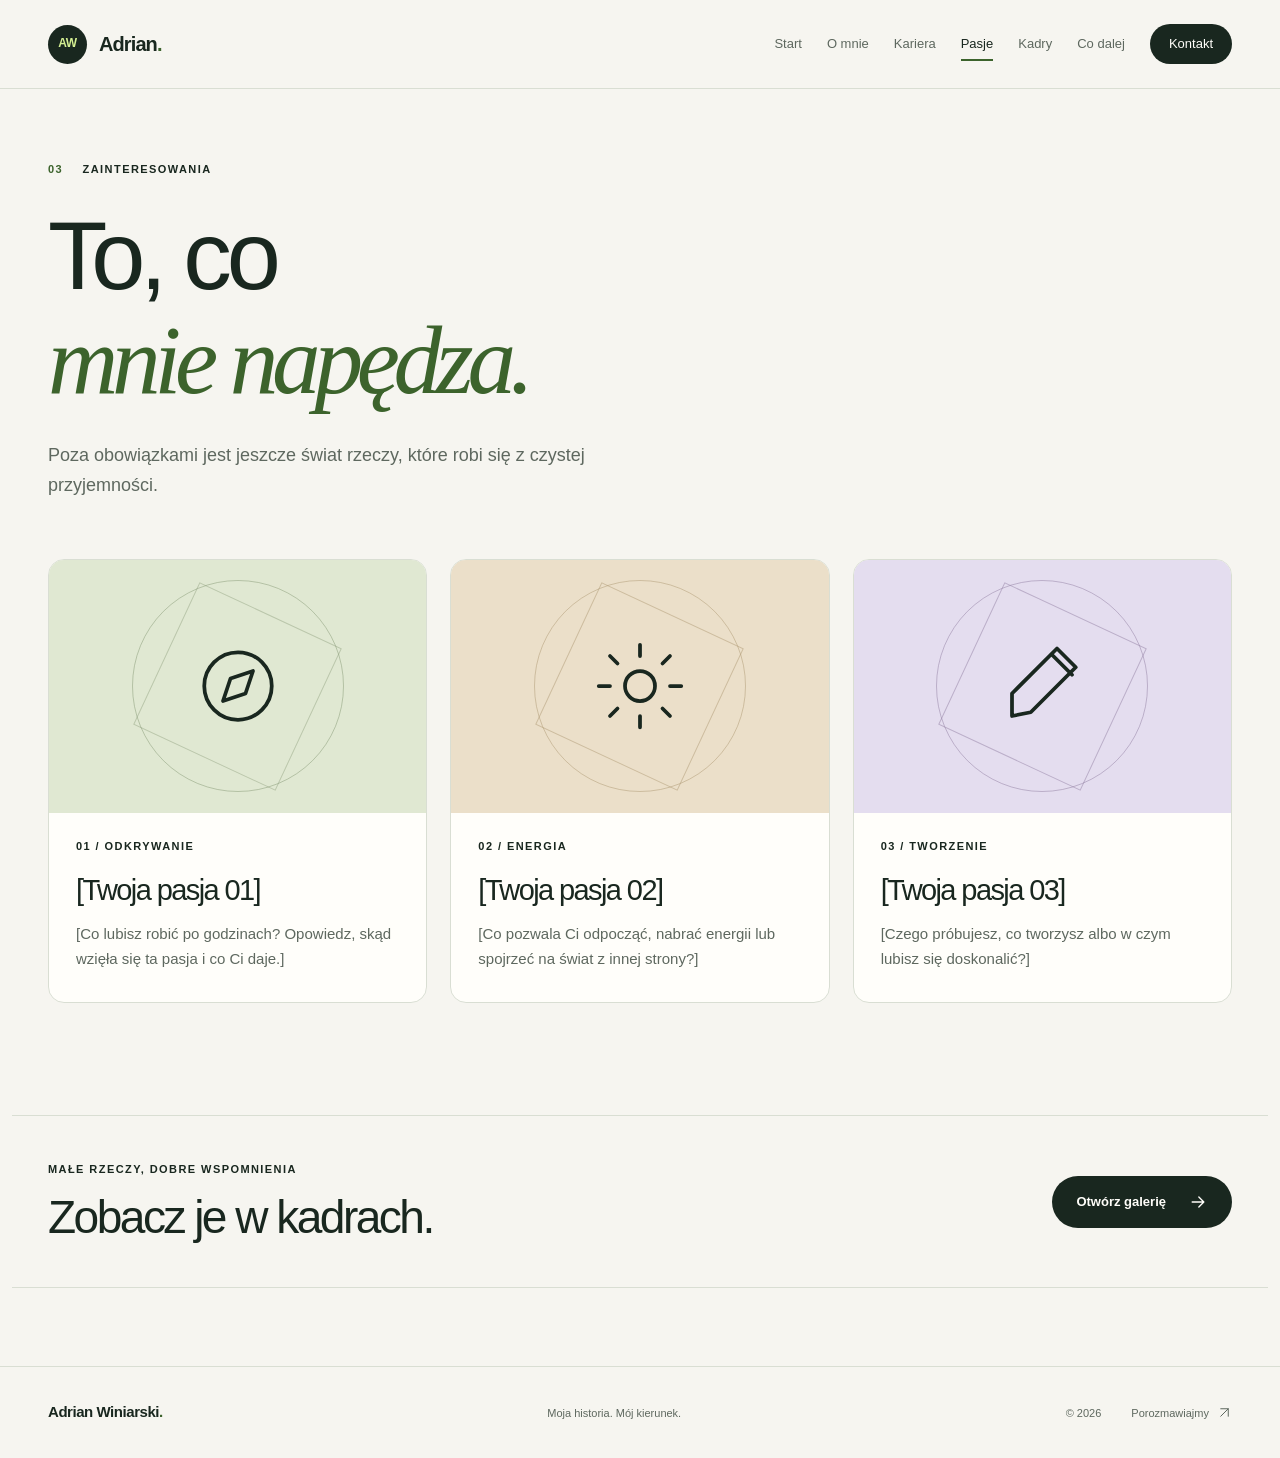
<file: strona/zainteresowania.html>
<!doctype html>
<html lang="pl">
<head>
  <meta charset="utf-8">
  <meta name="viewport" content="width=device-width, initial-scale=1">
  <meta name="description" content="Moje zainteresowania, pasje i rzeczy, które lubię robić po godzinach.">
  <meta name="theme-color" content="#f6f5f0">
  <title>Zainteresowania | Twoje imię Nazwisko</title>
  <link rel="icon" type="image/svg+xml" href="assets/img/favicon.svg">
  <link rel="stylesheet" href="assets/css/style.css">
  <script src="assets/js/tresci.js" defer></script>
  <script src="assets/js/app.js" defer></script>
</head>
<body data-page-title="Zainteresowania">
<a class="skip-link" href="#tresc">Przejdź do treści</a>
    <header class="site-header"><div class="container header-inner">
      <a href="index.html" class="brand" aria-label="Strona główna"><span class="brand-mark" data-text="inicjaly">TN</span><span><span data-text="imie">Twoje imię</span><span class="brand-dot">.</span></span></a>
      <button class="menu-toggle" type="button" aria-expanded="false" aria-controls="menu" aria-label="Otwórz menu"><span></span><span></span></button>
      <nav class="site-nav" id="menu" aria-label="Menu główne"><a href="index.html" class="nav-link">Start</a><a href="o-mnie.html" class="nav-link">O mnie</a><a href="kariera.html" class="nav-link">Kariera</a><a href="zainteresowania.html" aria-current="page" class="nav-link">Pasje</a><a href="galeria.html" class="nav-link">Kadry</a><a href="plany.html" class="nav-link">Co dalej</a><a href="kontakt.html" class="nav-link nav-contact">Kontakt</a></nav>
    </div></header>
<main id="tresc" class="page-main" tabindex="-1"><section class="container page-heading"><p class="eyebrow"><span class="small-index">03</span> ZAINTERESOWANIA</p><h1>To, co<br><em>mnie napędza.</em></h1><div class="lead">Poza obowiązkami jest jeszcze świat rzeczy, które robi się z czystej przyjemności.</div></section><section class="container interest-grid section-bottom"><article class="interest-card interest-0" data-reveal><div class="interest-art" aria-hidden="true"><svg class="icon " viewBox="0 0 24 24" fill="none" stroke="currentColor" stroke-width="1.6" stroke-linecap="round" stroke-linejoin="round" aria-hidden="true"><circle cx="12" cy="12" r="9"/><path d="m16 8-2 6-6 2 2-6 6-2Z"/></svg></div><div class="interest-copy"><p class="eyebrow">01 / <span data-text="pasje.0.etykieta">ODKRYWANIE</span></p><h2 data-text="pasje.0.tytul">[Twoja pasja 01]</h2><p data-text="pasje.0.opis">[Co lubisz robić po godzinach? Opowiedz, skąd wzięła się ta pasja i co Ci daje.]</p></div></article><article class="interest-card interest-1" data-reveal><div class="interest-art" aria-hidden="true"><svg class="icon " viewBox="0 0 24 24" fill="none" stroke="currentColor" stroke-width="1.6" stroke-linecap="round" stroke-linejoin="round" aria-hidden="true"><circle cx="12" cy="12" r="4"/><path d="M12 1v3M12 20v3M1 12h3M20 12h3M4 4l2 2M18 18l2 2M4 20l2-2M18 6l2-2"/></svg></div><div class="interest-copy"><p class="eyebrow">02 / <span data-text="pasje.1.etykieta">ENERGIA</span></p><h2 data-text="pasje.1.tytul">[Twoja pasja 02]</h2><p data-text="pasje.1.opis">[Co pozwala Ci odpocząć, nabrać energii lub spojrzeć na świat z innej strony?]</p></div></article><article class="interest-card interest-2" data-reveal><div class="interest-art" aria-hidden="true"><svg class="icon " viewBox="0 0 24 24" fill="none" stroke="currentColor" stroke-width="1.6" stroke-linecap="round" stroke-linejoin="round" aria-hidden="true"><path d="m15 4 5 5M4 20l5-1L21 7l-5-5L4 14v6Z"/></svg></div><div class="interest-copy"><p class="eyebrow">03 / <span data-text="pasje.2.etykieta">TWORZENIE</span></p><h2 data-text="pasje.2.tytul">[Twoja pasja 03]</h2><p data-text="pasje.2.opis">[Czego próbujesz, co tworzysz albo w czym lubisz się doskonalić?]</p></div></article></section><section class="container next-section" data-reveal><div><p class="eyebrow">MAŁE RZECZY, DOBRE WSPOMNIENIA</p><h2>Zobacz je w kadrach.</h2></div><a class="button button-dark" href="galeria.html">Otwórz galerię<svg class="icon " viewBox="0 0 24 24" fill="none" stroke="currentColor" stroke-width="1.6" stroke-linecap="round" stroke-linejoin="round" aria-hidden="true"><path d="M5 12h14M13 6l6 6-6 6"/></svg></a></section></main>
<footer class="site-footer"><div class="container footer-inner"><a href="index.html" class="footer-brand"><span data-text="imie">Twoje imię</span> <span data-text="nazwisko">Nazwisko</span><span class="brand-dot">.</span></a><p>Moja historia. Mój kierunek.</p><div class="footer-end"><span>© <span data-year>2026</span></span><a href="kontakt.html">Porozmawiajmy <svg class="icon " viewBox="0 0 24 24" fill="none" stroke="currentColor" stroke-width="1.6" stroke-linecap="round" stroke-linejoin="round" aria-hidden="true"><path d="M6 18 18 6M6 6h12v12"/></svg></a></div></div></footer>

</body>
</html>
</file>
<file: strona/assets/css/style.css>
/* ZMIANA KOLOROW: edytuj ponizsze zmienne. Bez bibliotek i fontow zewnetrznych. */
:root{--bg:#f6f5f0;--paper:#fffefa;--ink:#19271f;--muted:#5e685f;--line:#d9ded3;--lime:#d4ef92;--lilac:#e4ddef;--green:#3c632c;--radius:16px;--ease:cubic-bezier(.22,1,.36,1)}
*{box-sizing:border-box}html{scroll-behavior:smooth;scroll-padding-top:110px}body{margin:0;background:var(--bg);color:var(--ink);font-family:Arial,Helvetica,system-ui,sans-serif;line-height:1.65;-webkit-font-smoothing:antialiased}body.modal-open{overflow:hidden}a{color:inherit;text-decoration:none}button{font:inherit;color:inherit;cursor:pointer}button:disabled{opacity:.5;cursor:not-allowed}img{display:block;width:100%;height:auto}h1,h2,h3,p,figure{margin:0}h1,h2,h3{font-weight:500;line-height:1.07;letter-spacing:-.055em}h1{font-size:clamp(50px,7.6vw,108px)}h2{font-size:clamp(34px,4vw,56px)}h3{font-size:30px}h1 em{font-family:Georgia,'Times New Roman',serif;font-weight:400;color:var(--green);letter-spacing:-.065em}p{overflow-wrap:anywhere}a,button{-webkit-tap-highlight-color:transparent}a:focus-visible,button:focus-visible{outline:3px solid var(--green);outline-offset:6px}::selection{background:var(--lime);color:var(--ink)}[hidden]{display:none!important}.container{max-width:1256px;padding-left:36px;padding-right:36px;margin:auto}.icon{display:inline-block;width:24px;height:24px;flex-shrink:0;vertical-align:middle}.eyebrow{font-size:11px;font-weight:600;line-height:1.6;letter-spacing:.13em;text-transform:uppercase}.lead{font-size:18px;line-height:1.7;color:var(--muted);max-width:580px}.status-dot{display:inline-block;width:8px;height:8px;margin-right:8px;background:#426a37;border-radius:50%;box-shadow:0 0 0 4px #426a3712;vertical-align:1px}.brand-dot{color:var(--green)}.skip-link{position:fixed;left:20px;top:-80px;padding:12px 20px;z-index:100;background:var(--ink);color:white;border-radius:8px}.skip-link:focus{top:12px}.site-header{position:sticky;top:0;background:rgba(246,245,240,.96);backdrop-filter:blur(16px);z-index:30;border-bottom:1px solid var(--line)}.header-inner{min-height:88px;display:flex;align-items:center;justify-content:space-between;gap:24px}.brand{display:flex;align-items:center;gap:12px;font-size:20px;font-weight:600;letter-spacing:-.045em;flex-shrink:0}.brand-mark{display:grid;place-items:center;width:39px;height:39px;border-radius:50%;font-size:12px;letter-spacing:-.03em;background:var(--ink);color:var(--lime)}.site-nav{display:flex;align-items:center;gap:25px}.nav-link{font-size:13px;line-height:1.4;position:relative;white-space:nowrap;padding:12px 0;color:var(--muted)}.nav-link:not(.nav-contact)::after{content:'';position:absolute;left:0;right:0;bottom:4px;height:2px;background:var(--green);transform:scaleX(0);transform-origin:left;transition:transform .24s var(--ease)}.nav-link:hover,.nav-link[aria-current]{color:var(--ink)}.nav-link:hover::after,.nav-link[aria-current]::after{transform:scaleX(1)}.nav-contact{padding:11px 19px;color:var(--paper);background:var(--ink);border-radius:30px}.nav-contact:hover,.nav-contact[aria-current]{color:var(--lime)}.menu-toggle{display:none}.page-main{outline:none;transition:opacity .18s ease,transform .18s ease}.motion-ready .page-main{animation:enter .65s var(--ease) both}body.is-leaving .page-main{opacity:0;transform:translateY(-8px);animation:none;pointer-events:none}@keyframes enter{from{opacity:0;transform:translateY(12px)}to{opacity:1;transform:translateY(0)}}[data-reveal]{transition:opacity .7s var(--ease),transform .7s var(--ease)}.reveal-pending{opacity:0;transform:translateY(28px)}
/* Strona glowna */
.hero{display:grid;grid-template-columns:1.12fr .9fr;gap:72px;padding-top:68px;padding-bottom:75px;align-items:center}.hero-copy>.eyebrow{margin-bottom:30px}.hero h1{font-size:clamp(58px,7.2vw,104px);line-height:.99;letter-spacing:-.075em}.title-dot{color:var(--green)}.word-highlight{position:relative;display:inline-block;z-index:0}.word-highlight svg{width:102%;height:22px;position:absolute;left:0;bottom:-9px;color:var(--lime);z-index:-1}.hero-intro{margin-top:36px;max-width:470px}.intro-name{font-size:19px;font-weight:600;margin-bottom:7px}.hero .lead{font-size:16px;line-height:1.8}.button-row{display:flex;flex-wrap:wrap;gap:12px;margin-top:27px}.button{display:inline-flex;gap:22px;align-items:center;justify-content:center;min-height:52px;border:1px solid transparent;padding:13px 23px;border-radius:100px;font-size:13px;font-weight:600;line-height:1.5;transition:transform .24s var(--ease),background .24s ease,box-shadow .24s ease}.button .icon{width:20px;height:20px;transition:transform .24s ease}.button-dark{background:var(--ink);color:var(--paper)}.button-dark:hover{background:#2a4434;box-shadow:0 5px 20px #18251e14}.button-light{background:transparent;border-color:#b9c2b5}.button-light:hover{background:#eaece2}.button:hover .icon{transform:translateX(4px)}.hero-footnote{display:flex;align-items:center;gap:12px;font-size:11px;letter-spacing:.02em;color:var(--muted);margin-top:34px}.tiny-cross{font-size:27px;line-height:1;color:var(--green)}.hero-visual{position:relative;padding-top:14px;padding-bottom:32px;min-width:0}.portrait-wrap{position:relative;border-radius:180px 180px 12px 12px;overflow:hidden;isolation:isolate;border:1px solid #cfd7c4;background:#dfe7d6}.portrait{height:556px;object-fit:cover}.portrait-label{position:absolute;bottom:0;left:0;right:0;padding:21px 22px;display:flex;justify-content:space-between;align-items:center;gap:12px;font-size:10px;background:#edf0e5ed;border-top:1px solid #cfd7c4}.portrait-label>span:first-child{letter-spacing:.09em;font-weight:600}.portrait-label>span:last-child{max-width:60%;text-align:right}.orbit-sticker{position:absolute;top:16px;right:-27px;transform:rotate(10deg);width:132px;height:132px;display:flex;flex-direction:column;align-items:center;justify-content:center;gap:8px;border-radius:50%;background:var(--ink);color:var(--lime);font-size:12px;line-height:1.35;text-align:center;letter-spacing:.12em;box-shadow:0 5px 25px #18251e12}.orbit-sticker .icon{width:26px;height:26px}.visual-corner{position:absolute;right:4px;bottom:-7px;font-size:9px;letter-spacing:.1em;line-height:1.7;text-align:right;color:var(--muted)}.chapter-band{border-top:1px solid var(--line);border-bottom:1px solid var(--line);background:#ebece3}.chapter-band .container{display:flex;align-items:center;justify-content:space-between;gap:24px;padding-top:24px;padding-bottom:24px}.chapter-band span{font-size:11px;letter-spacing:.13em;white-space:nowrap}.chapter-band .icon{width:20px;height:20px;color:var(--green)}.section{padding-top:94px;padding-bottom:30px}.section-heading{display:flex;align-items:flex-end;justify-content:space-between;gap:30px;margin-bottom:36px}.section-heading .eyebrow{margin-bottom:16px}.section-note{font-size:14px;color:var(--muted);line-height:1.8;max-width:320px;padding-bottom:4px}.story-grid{display:grid;grid-template-columns:repeat(3,minmax(0,1fr));gap:20px}.story-card{border:1px solid var(--line);border-radius:var(--radius);padding:26px;min-height:343px;display:flex;flex-direction:column;justify-content:space-between;position:relative;overflow:hidden;background:#edece5;transition:transform .35s var(--ease),box-shadow .35s ease}.story-card:hover{transform:translateY(-7px);box-shadow:0 16px 40px #19271f0c}.story-card-lime{background:var(--lime);border-color:#c1d889}.story-card-lilac{background:var(--lilac);border-color:#d4cbe0}.card-top{display:flex;justify-content:space-between;align-items:center;gap:16px}.card-top>.icon{width:23px;height:23px}.story-card h3{font-size:34px;margin-bottom:9px}.story-card p{font-size:13px;max-width:250px;line-height:1.7}.card-motif{height:105px;margin:22px auto;position:relative}.motif-circles{width:130px}.motif-circles:before,.motif-circles:after{content:'';position:absolute;width:82px;height:82px;border:1px solid var(--ink);border-radius:50%;top:10px}.motif-circles:before{left:0}.motif-circles:after{right:0;background:#7c9b4730}.motif-steps{width:120px;display:flex;gap:0;align-items:flex-end;padding-bottom:12px}.motif-steps i{display:block;width:40px;border:1px solid var(--ink);border-right:0}.motif-steps i:nth-child(1){height:34px}.motif-steps i:nth-child(2){height:63px}.motif-steps i:nth-child(3){height:94px;border-right:1px solid var(--ink);background:#d0d7bd}.motif-spark{font-size:112px;line-height:.92;color:#51455f;transform:rotate(12deg)}.now-section{display:grid;grid-template-columns:.8fr 1.5fr;gap:65px;padding-top:105px}.now-heading .eyebrow{margin-bottom:17px}.text-link{display:inline-flex;align-items:center;gap:16px;border-bottom:1px solid var(--ink);padding-bottom:6px;font-size:13px;margin-top:26px}.now-cards{display:grid;grid-template-columns:1fr 1fr;gap:18px}.now-card{padding:27px;border-radius:var(--radius);border:1px solid var(--line);display:flex;flex-direction:column;justify-content:space-between;gap:36px;min-height:265px;background:var(--paper)}.now-card .eyebrow{display:flex;align-items:center;gap:5px}.now-card .eyebrow .icon{margin-left:auto}.now-text{font-size:20px;letter-spacing:-.025em;line-height:1.5}.now-card-dark{background:var(--ink);color:var(--paper);border-color:var(--ink)}.now-card-dark .eyebrow{color:var(--lime)}.photo-teaser{display:grid;grid-template-columns:1fr 1.2fr;gap:70px;align-items:center;padding-top:98px;padding-bottom:48px}.photo-teaser .eyebrow{margin-bottom:18px}.photo-teaser .button{margin-top:30px}.teaser-photos{display:flex;align-items:center;gap:14px;padding:12px}.teaser-photos img{width:calc(50% - 7px);height:255px;object-fit:cover;border-radius:8px;box-shadow:0 5px 24px #19271f0c}.teaser-photos img:first-child{transform:rotate(-6deg)}.teaser-photos img:last-child{transform:rotate(7deg);margin-top:42px}.next-section{margin-top:82px;margin-bottom:78px;padding-top:45px;padding-bottom:45px;display:flex;justify-content:space-between;align-items:center;gap:34px;border-top:1px solid var(--line);border-bottom:1px solid var(--line)}.next-section .eyebrow{margin-bottom:14px}.next-section h2{font-size:clamp(32px,3.6vw,49px)}.next-section>.button{flex-shrink:0}.site-footer{border-top:1px solid var(--line)}.footer-inner{display:flex;align-items:center;justify-content:space-between;gap:22px;padding-top:33px;padding-bottom:33px;font-size:11px;color:var(--muted)}.footer-brand{color:var(--ink);font-size:15px;font-weight:600;letter-spacing:-.03em}.footer-end{display:flex;align-items:center;gap:30px}.footer-end a{display:flex;align-items:center;gap:8px}.footer-end .icon{width:15px;height:15px}
/* Podstrony */
.page-heading{padding-top:72px;padding-bottom:58px}.page-heading .eyebrow{margin-bottom:25px}.small-index{padding-right:15px;color:var(--green);display:inline-block}.page-heading h1{max-width:1100px;line-height:1.07}.page-heading .lead{margin-top:28px;max-width:620px}.section-bottom{padding-bottom:30px}.about-grid{display:grid;grid-template-columns:1fr 1fr;gap:90px;align-items:center}.about-photo{border-radius:var(--radius);overflow:hidden;background:#e9ece2}.about-photo img{height:510px;object-fit:cover}.about-photo figcaption{padding:15px 22px;font-size:11px;color:var(--muted)}.about-copy>.eyebrow{margin-bottom:15px}.about-copy h2{margin-bottom:23px}.about-copy>p:not(.eyebrow){margin-top:18px;color:var(--muted);font-size:16px}.about-copy blockquote{margin:30px 0 0;padding:0 0 0 23px;border-left:3px solid #a2c86f;font-family:Georgia,serif;font-style:italic;font-size:29px;line-height:1.3}.values-section{padding-top:86px}.values-grid{display:grid;grid-template-columns:repeat(3,minmax(0,1fr));gap:30px}.value-card{border-top:1px solid var(--line);padding-top:22px}.value-number{font-size:12px;color:var(--green);letter-spacing:.1em}.value-card h3{margin-top:28px;margin-bottom:16px;font-size:29px}.value-card p{color:var(--muted);font-size:15px}.career-layout{display:grid;grid-template-columns:.7fr 1.4fr;gap:70px;padding-top:18px}.career-aside{border-top:1px solid var(--line);padding-top:24px}.career-aside>p:nth-child(2){font-size:29px;line-height:1.3;letter-spacing:-.04em;margin-top:18px}.large-asterisk{display:inline-block;font-size:120px;line-height:1;color:#6c884e;margin-top:24px}.timeline{margin:0;padding:0 0 0 28px;list-style:none;border-left:1px solid #b9cbb0}.timeline-item{position:relative;padding:0 0 42px 22px}.timeline-item:last-child{padding-bottom:10px}.timeline-dot{position:absolute;left:-35px;top:5px;border-radius:50%;height:13px;width:13px;background:var(--bg);border:2px solid #587943}.timeline-item:first-child .timeline-dot{background:#587943;box-shadow:0 0 0 5px #58794317}.timeline-item h2{font-size:34px;margin-top:16px}.timeline-place{font-size:14px;margin-top:9px;margin-bottom:17px;font-weight:600}.timeline-item>p:last-child{font-size:16px;color:var(--muted);max-width:590px}.project-section{display:grid;grid-template-columns:1fr 1fr;gap:90px;padding-top:65px}.project-section .eyebrow{margin-bottom:18px}.skill-chips{display:flex;flex-wrap:wrap;gap:10px;margin-top:27px}.chip{display:inline-block;padding:8px 14px;border:1px solid #c9d3c1;border-radius:50px;font-size:12px}.project-card{background:var(--lime);padding:30px;border-radius:var(--radius)}.project-card h3{font-size:30px;margin-bottom:18px}.project-card>p:last-child{font-size:15px}.project-icon{display:flex;justify-content:flex-end;margin-bottom:18px}.project-icon .icon{width:35px;height:35px}.interest-grid{display:grid;grid-template-columns:repeat(3,minmax(0,1fr));gap:23px}.interest-card{border:1px solid var(--line);border-radius:var(--radius);overflow:hidden;background:var(--paper)}.interest-art{display:flex;align-items:center;justify-content:center;height:253px;background:#e0e8d2;position:relative;overflow:hidden}.interest-art:before{content:'';width:210px;height:210px;border:1px solid #82957077;position:absolute;border-radius:50%}.interest-art:after{content:'';width:155px;height:155px;border:1px solid #82957066;position:absolute;transform:rotate(25deg)}.interest-art>.icon{width:90px;height:90px;stroke-width:1;z-index:1}.interest-1 .interest-art{background:#ebdfc9}.interest-1 .interest-art:before,.interest-1 .interest-art:after{border-color:#aa956e77}.interest-2 .interest-art{background:var(--lilac)}.interest-2 .interest-art:before,.interest-2 .interest-art:after{border-color:#8c799d77}.interest-copy{padding:25px 27px 31px}.interest-copy h2{font-size:29px;line-height:1.15;margin:18px 0 15px;overflow-wrap:anywhere}.interest-copy>p:last-child{font-size:15px;color:var(--muted)}.gallery-grid{display:grid;grid-template-columns:repeat(3,minmax(0,1fr));gap:34px 23px}.gallery-link{display:block;position:relative;overflow:hidden;border-radius:12px;background:#dfe7d4}.gallery-link img{aspect-ratio:4/5;object-fit:cover;transition:transform .7s var(--ease);height:auto}.gallery-link:hover img{transform:scale(1.045)}.gallery-zoom{position:absolute;right:16px;bottom:16px;display:grid;place-items:center;background:var(--paper);height:40px;width:40px;border-radius:50%;color:var(--ink)}.gallery-count{position:absolute;top:15px;left:15px;background:#fffefae8;border:1px solid #ffffff33;border-radius:50px;padding:4px 10px;font-size:10px;letter-spacing:.05em}.gallery-item figcaption{margin-top:17px}.gallery-item h2{font-size:20px;letter-spacing:-.025em;line-height:1.4}.gallery-item figcaption p{font-size:12px;color:var(--muted);margin-top:4px}.lightbox{border:0;background:var(--bg);padding:17px;max-width:min(93vw,1100px);max-height:92vh;border-radius:14px;color:var(--ink);overflow:auto}.lightbox::backdrop{background:#0d1716e8;backdrop-filter:blur(7px)}.lightbox figure{margin:0}.lightbox img{width:auto;max-width:100%;max-height:74vh;object-fit:contain;margin:auto}.lightbox figcaption{padding:15px 7px 0;font-size:14px;max-width:800px}.lightbox-close{position:sticky;float:right;top:0;z-index:1;display:grid;place-items:center;width:40px;height:40px;margin:0 0 10px 10px;border-radius:50%;border:1px solid var(--line);background:var(--paper)}.plans-grid{display:grid;grid-template-columns:repeat(3,minmax(0,1fr));gap:20px}.plan-card{padding:27px;background:var(--paper);border:1px solid var(--line);border-radius:var(--radius);display:flex;flex-direction:column}.plan-0{background:var(--lime);border-color:#bfd384}.plan-2{background:#eae7ef;border-color:#d9d4e2}.plan-top{display:flex;justify-content:space-between;align-items:center;margin-bottom:38px}.plan-index{font-size:47px;line-height:1;letter-spacing:-.06em;font-weight:400;color:#415939}.plan-card h2{font-size:30px;margin:16px 0 19px;line-height:1.13;overflow-wrap:anywhere}.plan-card>p:not(.eyebrow){font-size:15px;margin-bottom:25px;flex-grow:1}.plan-step{padding-top:17px;border-top:1px solid #a2b29577}.plan-step>span{font-size:9px;letter-spacing:.1em}.plan-step p{font-size:14px;margin-top:8px}.open-chapter{display:flex;gap:42px;align-items:center;padding-top:65px}.open-chapter .large-asterisk{margin:0}.open-chapter .eyebrow{margin-bottom:15px}.open-chapter p:last-child{color:var(--muted);margin-top:19px}.contact-layout{display:grid;grid-template-columns:1.35fr .85fr;gap:70px;padding-top:5px}.contact-card{background:#e8ecdF;border:1px solid #d2dbc5;border-radius:var(--radius);padding:35px}.contact-icon{display:grid;place-items:center;width:60px;height:60px;background:#d3e0be;border-radius:50%;margin-bottom:33px}.contact-icon .icon{width:29px;height:29px}.contact-email{font-size:clamp(23px,2.8vw,38px);line-height:1.3;letter-spacing:-.04em;margin-top:14px;overflow-wrap:anywhere}.contact-hint{color:var(--muted);font-size:12px;margin-top:25px}.copy-status{font-size:12px;min-height:1.65em;margin-top:10px}.contact-side{padding-top:16px}.contact-side h2{margin-top:17px;margin-bottom:22px}.contact-side>p:not(.eyebrow){font-size:14px;color:var(--muted)}.social-links{display:flex;flex-direction:column;margin-top:22px}.social-links a{display:flex;align-items:center;justify-content:space-between;gap:15px;padding:14px 0;border-top:1px solid var(--line);font-size:15px}.contact-note{font-size:12px;color:var(--muted);border-top:1px solid var(--line);padding-top:22px;margin-top:32px}
/* Mniejsze ekrany */
@media(min-width:1500px){.container{max-width:1340px}.hero{gap:100px}.portrait{height:600px}}
@media(max-width:1100px){.site-nav{gap:17px}.brand{font-size:18px}.hero{gap:42px}.portrait{height:516px}.hero h1{font-size:85px}.orbit-sticker{right:-10px;width:115px;height:115px;font-size:10px}.about-grid{gap:45px}.now-section{gap:35px}.project-section{gap:45px}.contact-layout{gap:35px}.story-card{padding:23px}.story-card h3{font-size:30px}.interest-copy{padding:22px}.interest-copy h2{font-size:26px}}
@media(max-width:900px){.container{padding-left:26px;padding-right:26px}.header-inner{min-height:76px}.site-nav{gap:13px}.nav-link{font-size:12px}.brand{font-size:16px;gap:8px}.brand-mark{width:33px;height:33px}.hero{gap:32px;padding-top:50px;padding-bottom:53px}.hero h1{font-size:72px}.hero-copy>.eyebrow{font-size:9px}.portrait{height:478px}.portrait-label{padding:15px;font-size:8px}.hero .lead{font-size:15px}.hero-intro{margin-top:28px}.button{padding:12px 18px;gap:13px;font-size:12px}.hero .button-row{gap:8px}.hero-footnote{font-size:10px}.story-card{min-height:310px;padding:20px}.story-card h3{font-size:27px}.story-card p{font-size:12px}.story-grid{gap:14px}.now-section{grid-template-columns:1fr;gap:27px}.now-heading h2 br{display:none}.now-heading .text-link{margin-top:18px}.now-card{min-height:215px}.photo-teaser{gap:25px}.teaser-photos img{height:205px}.page-heading h1{font-size:76px}.career-layout{gap:30px}.interest-grid{gap:16px}.interest-art{height:205px}.interest-copy{padding:20px}.interest-copy h2{font-size:24px}.plans-grid{gap:14px}.plan-card{padding:22px}.plan-card h2{font-size:26px}.plan-card .eyebrow{font-size:9px}.contact-layout{grid-template-columns:1.25fr .85fr}.contact-card{padding:26px}.footer-inner>p{display:none}}
@media(max-width:760px){.header-inner{position:relative;min-height:72px;flex-wrap:wrap;gap:0}.brand{font-size:19px;padding:17px 0}.brand-mark{width:36px;height:36px}.js .menu-toggle{display:flex;flex-direction:column;justify-content:center;gap:6px;width:42px;height:42px;border:1px solid #bfc9b8;background:transparent;border-radius:50%;padding:12px}.menu-toggle span{display:block;height:1px;width:17px;background:var(--ink);transition:transform .22s ease}.menu-toggle[aria-expanded=true] span:first-child{transform:translateY(3.5px) rotate(45deg)}.menu-toggle[aria-expanded=true] span:last-child{transform:translateY(-3.5px) rotate(-45deg)}.site-nav{width:100%;display:flex;flex-wrap:wrap;gap:7px 20px;padding-bottom:20px}.js .site-nav{display:none;position:absolute;left:0;right:0;top:100%;background:var(--bg);padding:15px 26px 26px;border-bottom:1px solid var(--line);box-shadow:0 20px 24px #18251e10}.js .site-nav.is-open{display:flex;flex-direction:column;align-items:stretch;gap:0}.js .nav-link{font-size:16px;padding:12px 0;border-bottom:1px solid var(--line)}.js .nav-link:after{display:none}.js .nav-link[aria-current]:not(.nav-contact){color:var(--green);font-weight:600}.js .nav-contact{padding:13px 19px;text-align:center;margin-top:15px}.hero{grid-template-columns:1fr;gap:30px;padding-top:41px;padding-bottom:45px}.hero h1{font-size:clamp(58px,12.3vw,90px);max-width:580px}.hero-copy>.eyebrow{margin-bottom:23px;font-size:10px}.hero-intro{max-width:510px}.hero .lead{font-size:16px}.hero .button-row{gap:12px}.button{min-height:50px;font-size:13px;padding:13px 21px}.hero-footnote{margin-top:25px}.hero-visual{max-width:480px;width:100%;justify-self:center;padding-top:15px;margin-top:9px}.portrait{height:500px}.portrait-wrap{border-radius:200px 200px 12px 12px}.portrait-label{font-size:10px;padding:17px}.orbit-sticker{right:-3px;top:5px;width:112px;height:112px}.chapter-band .container{gap:16px;flex-wrap:wrap;justify-content:center;padding-top:20px;padding-bottom:20px}.chapter-band span{font-size:9px;letter-spacing:.09em}.chapter-band span:last-child{display:none}.chapter-band .icon:last-of-type{display:none}.chapter-band .icon{width:16px;height:16px}.section{padding-top:61px;padding-bottom:15px}.section-heading{align-items:flex-start;flex-direction:column;gap:20px;margin-bottom:27px}.section-note{font-size:13px}.story-grid{grid-template-columns:1fr}.story-card{min-height:250px;padding:26px}.story-card .card-motif{position:absolute;right:25px;top:62px;transform:scale(.85);margin:0;opacity:.85}.story-card h3{font-size:34px}.story-card p{font-size:13px;max-width:250px}.card-top .eyebrow{font-size:11px}.now-section{gap:28px;padding-top:61px}.now-heading h2 br{display:block}.now-card{padding:22px;min-height:230px}.now-text{font-size:18px}.now-cards{gap:14px}.photo-teaser{grid-template-columns:1fr;padding-top:65px;gap:32px}.teaser-photos{max-width:510px;justify-self:center;width:100%;padding:14px 10px}.teaser-photos img{height:235px}.next-section{margin-top:43px;margin-bottom:43px;padding-top:35px;padding-bottom:35px;flex-direction:column;align-items:flex-start;gap:25px}.next-section h2 br{display:none}.footer-inner{padding-top:25px;padding-bottom:25px;flex-wrap:wrap;gap:15px}.footer-end{gap:24px;width:100%;justify-content:space-between}.page-heading{padding-top:43px;padding-bottom:39px}.page-heading h1{font-size:clamp(48px,10.6vw,76px)}.page-heading .lead{font-size:16px;margin-top:24px}.page-heading .eyebrow{margin-bottom:20px}.about-grid{grid-template-columns:1fr;gap:36px}.about-photo{max-width:520px}.about-photo img{height:440px}.about-copy>p:not(.eyebrow){font-size:16px}.about-copy blockquote{font-size:27px}.values-section{padding-top:60px}.values-grid{grid-template-columns:1fr;gap:30px}.value-card h3{margin-top:15px;margin-bottom:12px}.career-layout{grid-template-columns:1fr;gap:30px}.career-aside{display:none}.timeline{margin-left:7px;padding-left:19px}.timeline-item{padding-left:16px}.timeline-dot{left:-26px}.timeline-item h2{font-size:29px}.timeline-item .eyebrow{font-size:10px}.project-section{grid-template-columns:1fr;padding-top:35px;gap:32px}.interest-grid{grid-template-columns:1fr;gap:24px}.interest-art{height:240px}.interest-copy{padding:26px}.interest-copy h2{font-size:30px}.gallery-grid{grid-template-columns:1fr 1fr;gap:27px 16px}.gallery-item h2{font-size:17px}.gallery-item figcaption p{font-size:11px}.gallery-zoom{height:34px;width:34px;right:10px;bottom:10px}.gallery-zoom .icon{width:19px;height:19px}.gallery-count{top:10px;left:10px}.plans-grid{grid-template-columns:1fr;gap:20px}.plan-card{padding:27px}.plan-card .eyebrow{font-size:11px}.plan-card h2{font-size:31px}.plan-top{margin-bottom:25px}.open-chapter{gap:25px;align-items:flex-start;padding-top:35px}.open-chapter .large-asterisk{font-size:73px}.open-chapter h2{font-size:32px}.open-chapter p:last-child{font-size:14px}.contact-layout{grid-template-columns:1fr;gap:35px}.contact-card{padding:27px}.contact-email{font-size:28px}.contact-side{padding-top:0}.contact-side h2 br{display:none}.contact-side h2{font-size:38px}.lightbox{padding:12px}.lightbox img{max-height:70vh}}
@media(max-width:390px){.container{padding-left:20px;padding-right:20px}.hero h1{font-size:56px}.hero-copy>.eyebrow{font-size:9px}.hero .button-row{gap:8px}.hero .button{padding:12px 16px;font-size:12px}.portrait{height:406px}.portrait-label{font-size:8px}.chapter-band span{font-size:8px}.chapter-band .container{gap:11px}.now-cards{grid-template-columns:1fr}.now-card{min-height:185px}.gallery-grid{grid-template-columns:1fr;gap:28px}.teaser-photos img{height:183px}.open-chapter{gap:14px}.open-chapter .large-asterisk{font-size:51px}.contact-card{padding:23px}.contact-card .button{width:100%}}
@media(prefers-reduced-motion:reduce){html{scroll-behavior:auto}*,*::before,*::after{animation:none!important;transition:none!important}.page-main{opacity:1!important;transform:none!important}.reveal-pending{opacity:1;transform:none}.story-card:hover,.gallery-link:hover img,.button:hover .icon{transform:none}}
</file>
